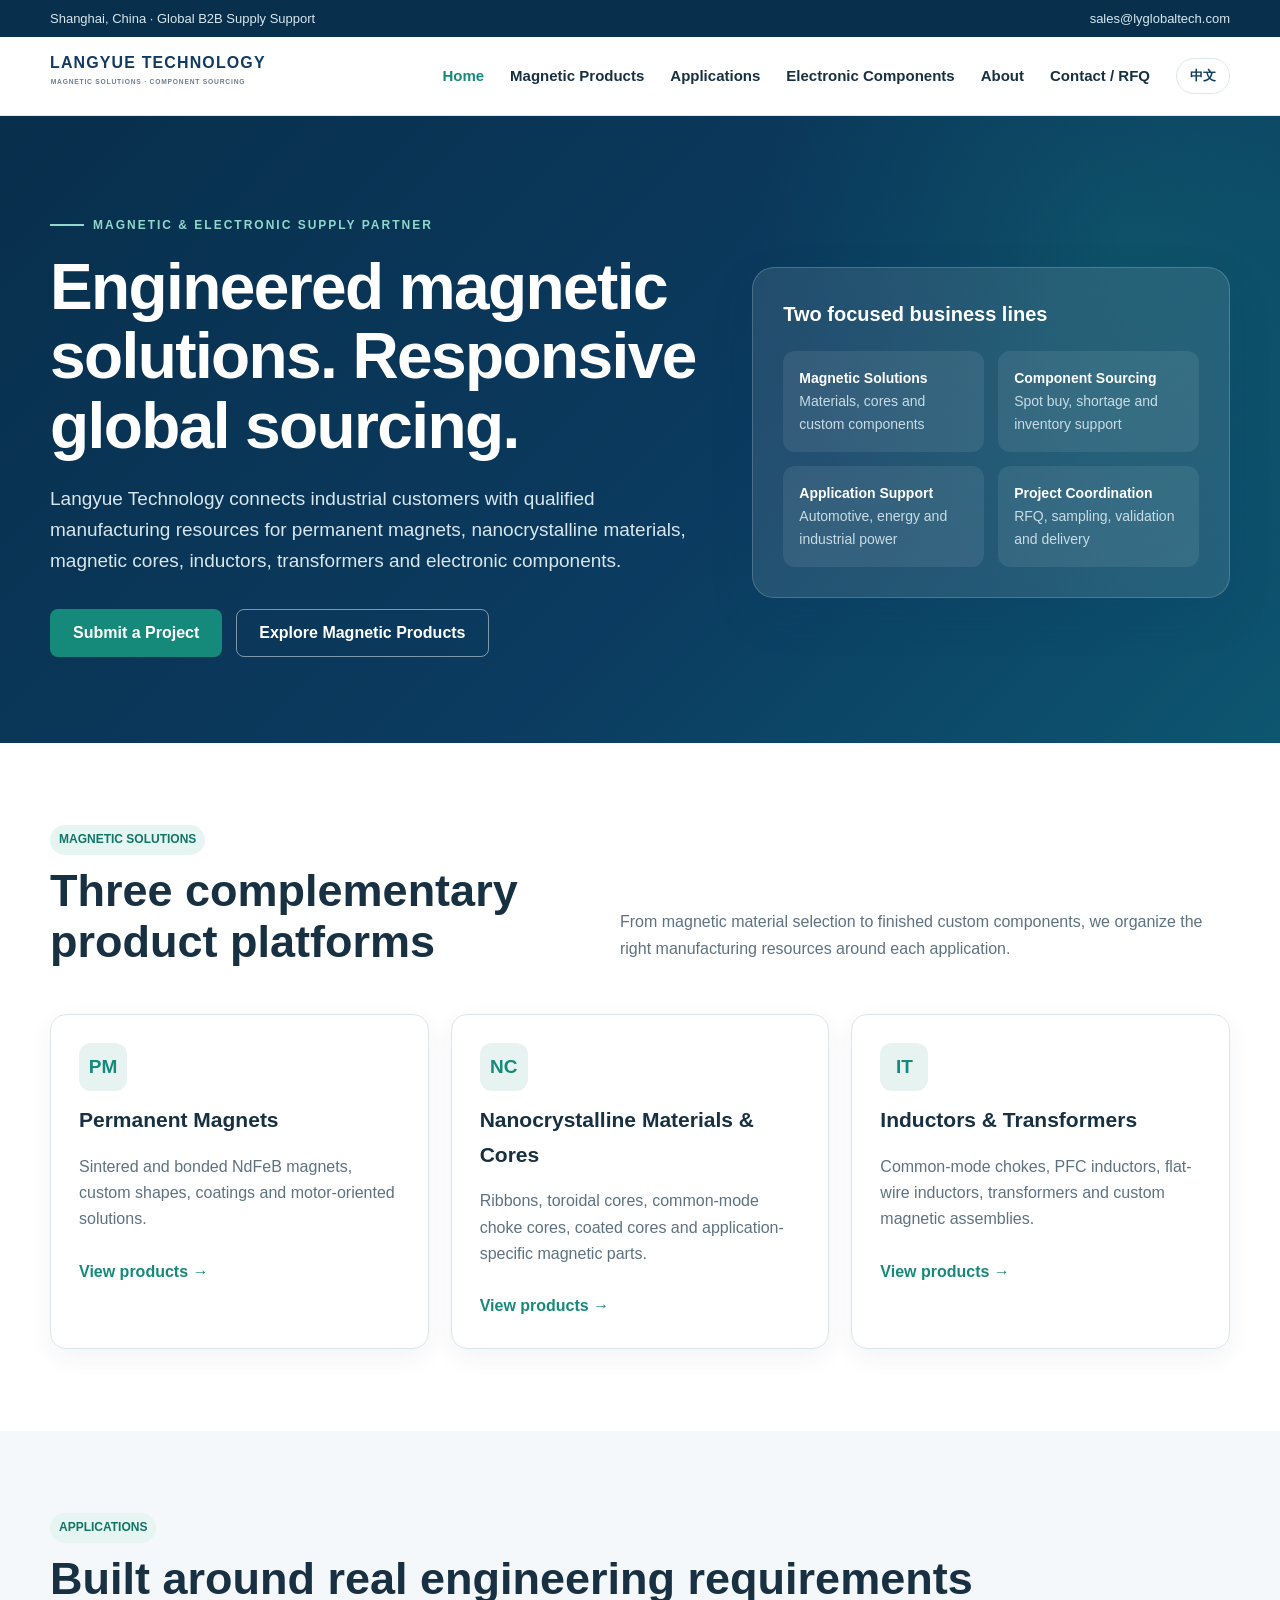
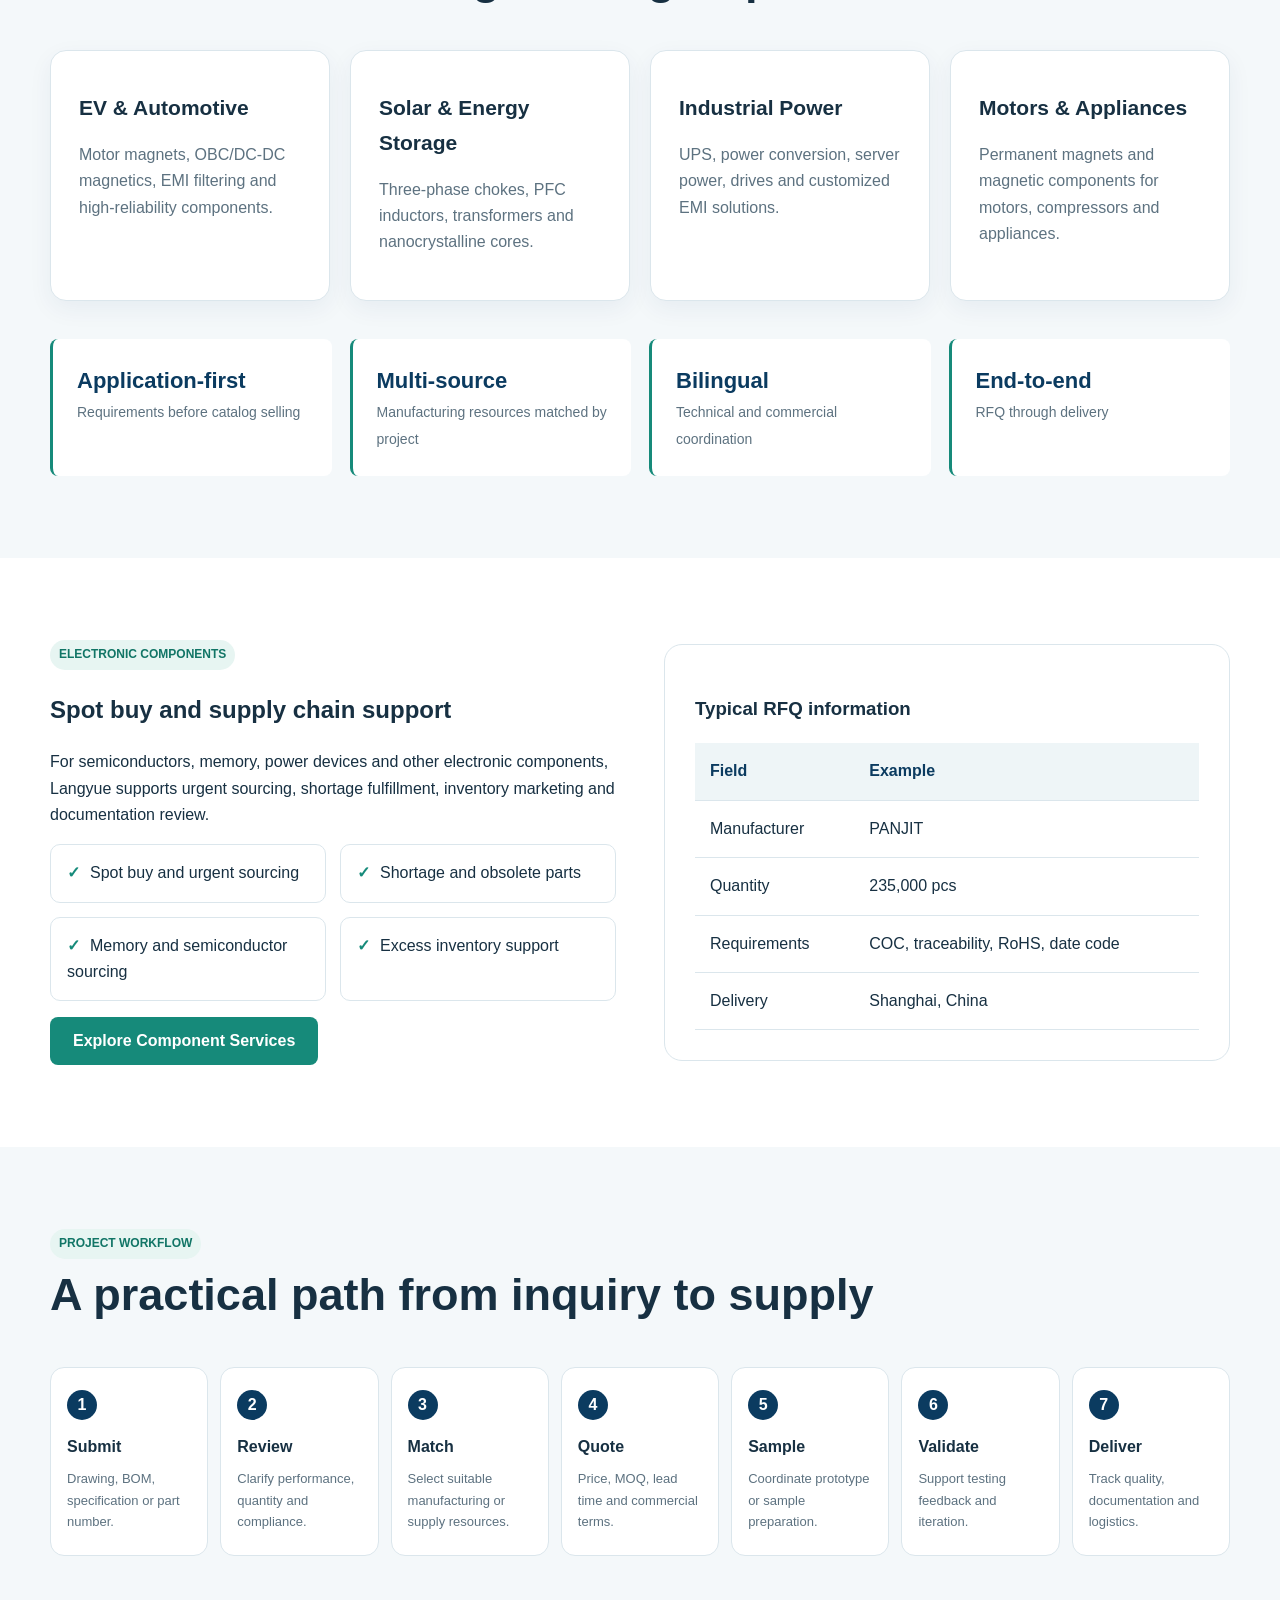
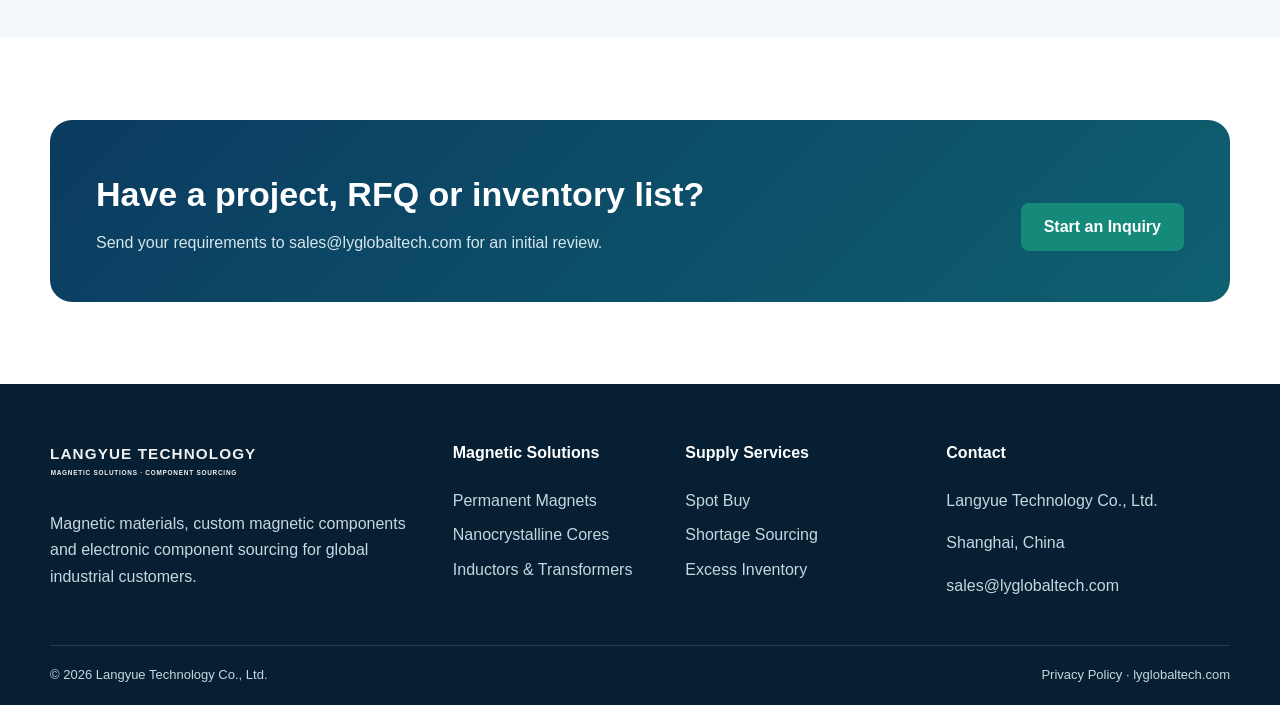
<file: index.html>
<!doctype html><html lang="en"><head><meta charset="utf-8"><meta name="viewport" content="width=device-width,initial-scale=1"><title>Home | Langyue Technology</title><meta name="description" content="Magnetic materials, magnetic components and electronic component sourcing from Shanghai."><link rel="icon" href="assets/logo.svg"><link rel="stylesheet" href="assets/styles.css"></head><body><div class="topbar"><div class="container"><span data-en="Shanghai, China · Global B2B Supply Support" data-zh="中国上海 · 全球B2B供应链服务">Shanghai, China · Global B2B Supply Support</span><span>sales@lyglobaltech.com</span></div></div>
<header class="header"><div class="container nav"><a href="index.html"><img class="logo" src="assets/logo.svg" alt="Langyue Technology"></a><nav class="menu"><a class="active" href="index.html" data-en="Home" data-zh="首页">Home</a><a class="" href="products.html" data-en="Magnetic Products" data-zh="磁性产品">Magnetic Products</a><a class="" href="applications.html" data-en="Applications" data-zh="行业应用">Applications</a><a class="" href="components.html" data-en="Electronic Components" data-zh="电子元器件">Electronic Components</a><a class="" href="about.html" data-en="About" data-zh="关于朗玥">About</a><a class="" href="contact.html" data-en="Contact / RFQ" data-zh="联系我们">Contact / RFQ</a><button class="lang-btn" data-lang-toggle>中文</button></nav><button class="mobile-toggle" data-mobile-toggle aria-label="Menu">☰</button></div></header><main><section class="hero"><div class="container hero-grid"><div><span class="eyebrow" data-en="Magnetic & Electronic Supply Partner" data-zh="磁性产品与电子元器件供应伙伴">Magnetic & Electronic Supply Partner</span><h1 data-en="Engineered magnetic solutions. Responsive global sourcing." data-zh="专业磁性解决方案，高效全球供应链服务。">Engineered magnetic solutions. Responsive global sourcing.</h1><p data-en="Langyue Technology connects industrial customers with qualified manufacturing resources for permanent magnets, nanocrystalline materials, magnetic cores, inductors, transformers and electronic components." data-zh="朗玥科技为工业客户对接永磁材料、纳米晶材料、磁芯、电感、变压器及电子元器件的专业制造与供应资源。">Langyue Technology connects industrial customers with qualified manufacturing resources for permanent magnets, nanocrystalline materials, magnetic cores, inductors, transformers and electronic components.</p><div class="actions"><a class="btn btn-primary" href="contact.html" data-en="Submit a Project" data-zh="提交项目需求">Submit a Project</a><a class="btn btn-secondary" href="products.html" data-en="Explore Magnetic Products" data-zh="查看磁性产品">Explore Magnetic Products</a></div></div><div class="hero-card"><h3 data-en="Two focused business lines" data-zh="两条清晰业务线">Two focused business lines</h3><div class="cap-grid"><div class="cap"><strong data-en="Magnetic Solutions" data-zh="磁性解决方案">Magnetic Solutions</strong><span data-en="Materials, cores and custom components" data-zh="材料、磁芯与定制元器件">Materials, cores and custom components</span></div><div class="cap"><strong data-en="Component Sourcing" data-zh="电子元器件采购">Component Sourcing</strong><span data-en="Spot buy, shortage and inventory support" data-zh="现货、紧缺料与库存服务">Spot buy, shortage and inventory support</span></div><div class="cap"><strong data-en="Application Support" data-zh="应用支持">Application Support</strong><span data-en="Automotive, energy and industrial power" data-zh="汽车、能源与工业电源">Automotive, energy and industrial power</span></div><div class="cap"><strong data-en="Project Coordination" data-zh="项目协同">Project Coordination</strong><span data-en="RFQ, sampling, validation and delivery" data-zh="询价、样品、验证与交付">RFQ, sampling, validation and delivery</span></div></div></div></div></section>
<section class="section"><div class="container"><div class="section-head"><div><span class="badge" data-en="MAGNETIC SOLUTIONS" data-zh="磁性解决方案">MAGNETIC SOLUTIONS</span><h2 data-en="Three complementary product platforms" data-zh="三大互补产品平台">Three complementary product platforms</h2></div><p data-en="From magnetic material selection to finished custom components, we organize the right manufacturing resources around each application." data-zh="从磁性材料选型到定制成品元器件，我们围绕具体应用匹配合适的制造资源。">From magnetic material selection to finished custom components, we organize the right manufacturing resources around each application.</p></div><div class="grid-3"><article class="card"><div class="icon">PM</div><h3 data-en="Permanent Magnets" data-zh="永磁材料与磁体">Permanent Magnets</h3><p data-en="Sintered and bonded NdFeB magnets, custom shapes, coatings and motor-oriented solutions." data-zh="烧结及粘结钕铁硼、定制形状、表面处理及电机应用方案。">Sintered and bonded NdFeB magnets, custom shapes, coatings and motor-oriented solutions.</p><a class="link" href="products.html" data-en="View products →" data-zh="查看产品 →">View products →</a></article><article class="card"><div class="icon">NC</div><h3 data-en="Nanocrystalline Materials & Cores" data-zh="纳米晶材料与磁芯">Nanocrystalline Materials & Cores</h3><p data-en="Ribbons, toroidal cores, common-mode choke cores, coated cores and application-specific magnetic parts." data-zh="带材、磁环、共模电感磁芯、喷涂磁芯及应用型磁性部件。">Ribbons, toroidal cores, common-mode choke cores, coated cores and application-specific magnetic parts.</p><a class="link" href="products.html" data-en="View products →" data-zh="查看产品 →">View products →</a></article><article class="card"><div class="icon">IT</div><h3 data-en="Inductors & Transformers" data-zh="电感、变压器与组件">Inductors & Transformers</h3><p data-en="Common-mode chokes, PFC inductors, flat-wire inductors, transformers and custom magnetic assemblies." data-zh="共模电感、PFC电感、扁线电感、变压器及定制磁性组件。">Common-mode chokes, PFC inductors, flat-wire inductors, transformers and custom magnetic assemblies.</p><a class="link" href="products.html" data-en="View products →" data-zh="查看产品 →">View products →</a></article></div></div></section>
<section class="section soft"><div class="container"><div class="section-head"><div><span class="badge" data-en="APPLICATIONS" data-zh="行业应用">APPLICATIONS</span><h2 data-en="Built around real engineering requirements" data-zh="围绕真实工程需求组织产品">Built around real engineering requirements</h2></div></div><div class="grid-4"><div class="card"><h3>EV & Automotive</h3><p data-en="Motor magnets, OBC/DC-DC magnetics, EMI filtering and high-reliability components." data-zh="电机磁体、OBC/DC-DC磁性元件、EMI滤波及高可靠性元件。">Motor magnets, OBC/DC-DC magnetics, EMI filtering and high-reliability components.</p></div><div class="card"><h3>Solar & Energy Storage</h3><p data-en="Three-phase chokes, PFC inductors, transformers and nanocrystalline cores." data-zh="三相共模电感、PFC电感、变压器及纳米晶磁芯。">Three-phase chokes, PFC inductors, transformers and nanocrystalline cores.</p></div><div class="card"><h3>Industrial Power</h3><p data-en="UPS, power conversion, server power, drives and customized EMI solutions." data-zh="UPS、功率转换、服务器电源、驱动器及定制EMI方案。">UPS, power conversion, server power, drives and customized EMI solutions.</p></div><div class="card"><h3>Motors & Appliances</h3><p data-en="Permanent magnets and magnetic components for motors, compressors and appliances." data-zh="面向电机、压缩机和家电的永磁材料及磁性元器件。">Permanent magnets and magnetic components for motors, compressors and appliances.</p></div></div><div class="stat-strip"><div class="stat"><strong data-en="Application-first" data-zh="应用优先">Application-first</strong><span data-en="Requirements before catalog selling" data-zh="先理解需求，再匹配产品">Requirements before catalog selling</span></div><div class="stat"><strong data-en="Multi-source" data-zh="多资源协同">Multi-source</strong><span data-en="Manufacturing resources matched by project" data-zh="按项目匹配制造资源">Manufacturing resources matched by project</span></div><div class="stat"><strong data-en="Bilingual" data-zh="中英文沟通">Bilingual</strong><span data-en="Technical and commercial coordination" data-zh="技术与商务协调">Technical and commercial coordination</span></div><div class="stat"><strong data-en="End-to-end" data-zh="全流程跟踪">End-to-end</strong><span data-en="RFQ through delivery" data-zh="从询价到交付">RFQ through delivery</span></div></div></div></section>
<section class="section"><div class="container"><div class="split"><div><span class="badge">ELECTRONIC COMPONENTS</span><h2 data-en="Spot buy and supply chain support" data-zh="电子元器件现货与供应链服务">Spot buy and supply chain support</h2><p data-en="For semiconductors, memory, power devices and other electronic components, Langyue supports urgent sourcing, shortage fulfillment, inventory marketing and documentation review." data-zh="针对芯片、存储器、功率器件及其他电子元器件，朗玥提供紧急采购、紧缺料搜寻、库存推广及资料审核支持。">For semiconductors, memory, power devices and other electronic components, Langyue supports urgent sourcing, shortage fulfillment, inventory marketing and documentation review.</p><ul class="feature-list"><li data-en="Spot buy and urgent sourcing" data-zh="现货与紧急采购">Spot buy and urgent sourcing</li><li data-en="Shortage and obsolete parts" data-zh="紧缺料与停产料">Shortage and obsolete parts</li><li data-en="Memory and semiconductor sourcing" data-zh="存储器与芯片采购">Memory and semiconductor sourcing</li><li data-en="Excess inventory support" data-zh="库存代销与处置">Excess inventory support</li></ul><a class="btn btn-primary" href="components.html" data-en="Explore Component Services" data-zh="了解元器件服务">Explore Component Services</a></div><div class="panel"><h3 data-en="Typical RFQ information" data-zh="典型询价信息">Typical RFQ information</h3><table class="table"><tr><th data-en="Field" data-zh="字段">Field</th><th data-en="Example" data-zh="示例">Example</th></tr><tr><td>Manufacturer</td><td>PANJIT</td></tr><tr><td>Quantity</td><td>235,000 pcs</td></tr><tr><td>Requirements</td><td>COC, traceability, RoHS, date code</td></tr><tr><td>Delivery</td><td>Shanghai, China</td></tr></table></div></div></div></section>
<section class="section soft"><div class="container"><div class="section-head"><div><span class="badge" data-en="PROJECT WORKFLOW" data-zh="项目流程">PROJECT WORKFLOW</span><h2 data-en="A practical path from inquiry to supply" data-zh="从需求到供货的清晰流程">A practical path from inquiry to supply</h2></div></div><div class="process"><div class="step"><h4 data-en="Submit" data-zh="提交需求">Submit</h4><p data-en="Drawing, BOM, specification or part number." data-zh="图纸、BOM、规格书或料号。">Drawing, BOM, specification or part number.</p></div><div class="step"><h4 data-en="Review" data-zh="需求评估">Review</h4><p data-en="Clarify performance, quantity and compliance." data-zh="确认性能、数量与合规要求。">Clarify performance, quantity and compliance.</p></div><div class="step"><h4 data-en="Match" data-zh="资源匹配">Match</h4><p data-en="Select suitable manufacturing or supply resources." data-zh="匹配合适的制造或供应资源。">Select suitable manufacturing or supply resources.</p></div><div class="step"><h4 data-en="Quote" data-zh="报价">Quote</h4><p data-en="Price, MOQ, lead time and commercial terms." data-zh="价格、MOQ、交期与商务条件。">Price, MOQ, lead time and commercial terms.</p></div><div class="step"><h4 data-en="Sample" data-zh="样品">Sample</h4><p data-en="Coordinate prototype or sample preparation." data-zh="协调样品或原型制作。">Coordinate prototype or sample preparation.</p></div><div class="step"><h4 data-en="Validate" data-zh="验证">Validate</h4><p data-en="Support testing feedback and iteration." data-zh="支持测试反馈与迭代。">Support testing feedback and iteration.</p></div><div class="step"><h4 data-en="Deliver" data-zh="交付">Deliver</h4><p data-en="Track quality, documentation and logistics." data-zh="跟踪质量、文件与物流。">Track quality, documentation and logistics.</p></div></div></div></section>
<section class="section"><div class="container"><div class="cta"><div><h2 data-en="Have a project, RFQ or inventory list?" data-zh="有项目、询价或库存清单？">Have a project, RFQ or inventory list?</h2><p data-en="Send your requirements to sales@lyglobaltech.com for an initial review." data-zh="请将需求发送至 sales@lyglobaltech.com，我们将进行初步评估。">Send your requirements to sales@lyglobaltech.com for an initial review.</p></div><div class="actions"><a class="btn btn-primary" href="contact.html" data-en="Start an Inquiry" data-zh="开始询价">Start an Inquiry</a></div></div></div></section></main><footer class="footer"><div class="container"><div class="footer-grid"><div><img src="assets/logo.svg" alt="Langyue Technology" style="width:220px;filter:brightness(0) invert(1);opacity:.94"><p data-en="Magnetic materials, custom magnetic components and electronic component sourcing for global industrial customers." data-zh="为全球工业客户提供磁性材料、定制磁性元器件及电子元器件采购服务。">Magnetic materials, custom magnetic components and electronic component sourcing for global industrial customers.</p></div><div><h4 data-en="Magnetic Solutions" data-zh="磁性解决方案">Magnetic Solutions</h4><a href="products.html">Permanent Magnets</a><a href="products.html">Nanocrystalline Cores</a><a href="products.html">Inductors & Transformers</a></div><div><h4 data-en="Supply Services" data-zh="供应链服务">Supply Services</h4><a href="components.html">Spot Buy</a><a href="components.html">Shortage Sourcing</a><a href="components.html">Excess Inventory</a></div><div><h4 data-en="Contact" data-zh="联系方式">Contact</h4><p>Langyue Technology Co., Ltd.</p><p>Shanghai, China</p><a href="mailto:sales@lyglobaltech.com">sales@lyglobaltech.com</a></div></div><div class="footer-bottom"><span>© 2026 Langyue Technology Co., Ltd.</span><span><a href="privacy.html" style="display:inline" data-en="Privacy Policy" data-zh="隐私政策">Privacy Policy</a> · lyglobaltech.com</span></div></div></footer><script src="assets/site.js"></script></body></html>
</file>
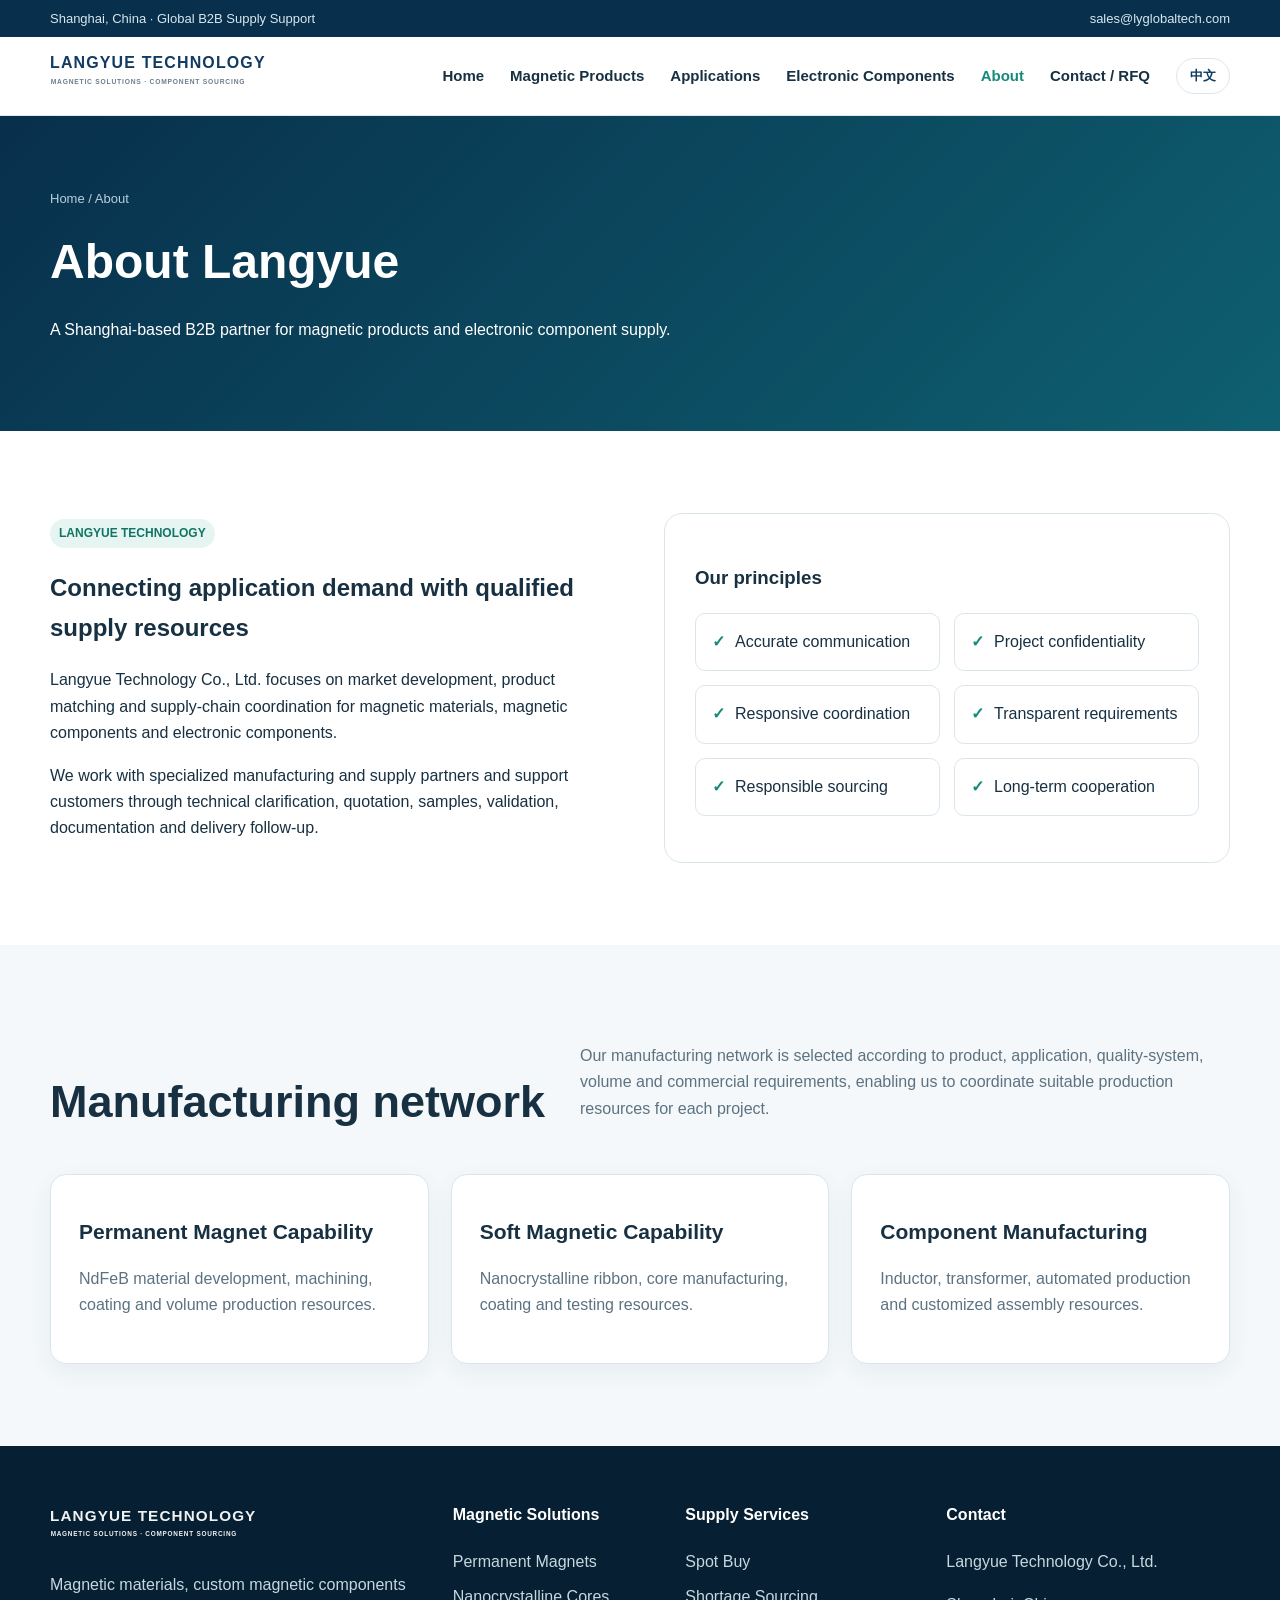
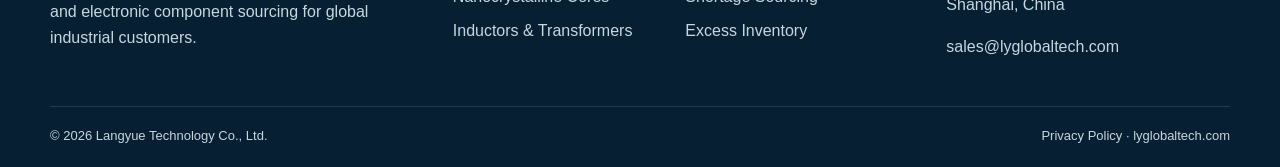
<file: about.html>
<!doctype html><html lang="en"><head><meta charset="utf-8"><meta name="viewport" content="width=device-width,initial-scale=1"><title>About | Langyue Technology</title><meta name="description" content="Langyue Technology"><link rel="icon" href="assets/logo.svg"><link rel="stylesheet" href="assets/styles.css"></head><body><div class="topbar"><div class="container"><span data-en="Shanghai, China · Global B2B Supply Support" data-zh="中国上海 · 全球B2B供应链服务">Shanghai, China · Global B2B Supply Support</span><span>sales@lyglobaltech.com</span></div></div>
<header class="header"><div class="container nav"><a href="index.html"><img class="logo" src="assets/logo.svg" alt="Langyue Technology"></a><nav class="menu"><a class="" href="index.html" data-en="Home" data-zh="首页">Home</a><a class="" href="products.html" data-en="Magnetic Products" data-zh="磁性产品">Magnetic Products</a><a class="" href="applications.html" data-en="Applications" data-zh="行业应用">Applications</a><a class="" href="components.html" data-en="Electronic Components" data-zh="电子元器件">Electronic Components</a><a class="active" href="about.html" data-en="About" data-zh="关于朗玥">About</a><a class="" href="contact.html" data-en="Contact / RFQ" data-zh="联系我们">Contact / RFQ</a><button class="lang-btn" data-lang-toggle>中文</button></nav><button class="mobile-toggle" data-mobile-toggle aria-label="Menu">☰</button></div></header><main><section class="page-hero"><div class="container"><div class="breadcrumbs">Home / About</div><h1 data-en="About Langyue" data-zh="关于朗玥">About Langyue</h1><p data-en="A Shanghai-based B2B partner for magnetic products and electronic component supply." data-zh="立足上海，服务全球客户的磁性产品与电子元器件B2B合作伙伴。">A Shanghai-based B2B partner for magnetic products and electronic component supply.</p></div></section><section class="section"><div class="container"><div class="split"><div><span class="badge">LANGYUE TECHNOLOGY</span><h2 data-en="Connecting application demand with qualified supply resources" data-zh="连接应用需求与合格供应资源">Connecting application demand with qualified supply resources</h2><p data-en="Langyue Technology Co., Ltd. focuses on market development, product matching and supply-chain coordination for magnetic materials, magnetic components and electronic components." data-zh="朗玥科技（上海）有限公司专注于磁性材料、磁性元器件及电子元器件的市场开发、产品匹配与供应链协同。">Langyue Technology Co., Ltd. focuses on market development, product matching and supply-chain coordination for magnetic materials, magnetic components and electronic components.</p><p data-en="We work with specialized manufacturing and supply partners and support customers through technical clarification, quotation, samples, validation, documentation and delivery follow-up." data-zh="我们与专业制造及供应伙伴合作，为客户提供技术需求澄清、报价、样品、验证、资料和交付跟踪。">We work with specialized manufacturing and supply partners and support customers through technical clarification, quotation, samples, validation, documentation and delivery follow-up.</p></div><div class="panel"><h3 data-en="Our principles" data-zh="我们的原则">Our principles</h3><ul class="feature-list"><li data-en="Accurate communication" data-zh="准确沟通">Accurate communication</li><li data-en="Project confidentiality" data-zh="项目保密">Project confidentiality</li><li data-en="Responsive coordination" data-zh="快速协同">Responsive coordination</li><li data-en="Transparent requirements" data-zh="需求透明">Transparent requirements</li><li data-en="Responsible sourcing" data-zh="负责任采购">Responsible sourcing</li><li data-en="Long-term cooperation" data-zh="长期合作">Long-term cooperation</li></ul></div></div></div></section><section class="section soft"><div class="container"><div class="section-head"><div><h2 data-en="Manufacturing network" data-zh="制造资源网络">Manufacturing network</h2></div><p data-en="Our manufacturing network is selected according to product, application, quality-system, volume and commercial requirements, enabling us to coordinate suitable production resources for each project." data-zh="我们的制造资源网络根据产品、应用、质量体系、数量和商务要求进行匹配，为不同项目协调合适的生产能力。">Our manufacturing network is selected according to product, application, quality-system, volume and commercial requirements, enabling us to coordinate suitable production resources for each project.</p></div><div class="grid-3"><div class="card"><h3 data-en="Permanent Magnet Capability" data-zh="永磁材料能力">Permanent Magnet Capability</h3><p data-en="NdFeB material development, machining, coating and volume production resources." data-zh="钕铁硼材料开发、加工、表面处理与规模化生产资源。">NdFeB material development, machining, coating and volume production resources.</p></div><div class="card"><h3 data-en="Soft Magnetic Capability" data-zh="软磁材料能力">Soft Magnetic Capability</h3><p data-en="Nanocrystalline ribbon, core manufacturing, coating and testing resources." data-zh="纳米晶带材、磁芯制造、喷涂及检测资源。">Nanocrystalline ribbon, core manufacturing, coating and testing resources.</p></div><div class="card"><h3 data-en="Component Manufacturing" data-zh="元器件制造能力">Component Manufacturing</h3><p data-en="Inductor, transformer, automated production and customized assembly resources." data-zh="电感、变压器、自动化生产及定制组装资源。">Inductor, transformer, automated production and customized assembly resources.</p></div></div></div></section></main><footer class="footer"><div class="container"><div class="footer-grid"><div><img src="assets/logo.svg" alt="Langyue Technology" style="width:220px;filter:brightness(0) invert(1);opacity:.94"><p data-en="Magnetic materials, custom magnetic components and electronic component sourcing for global industrial customers." data-zh="为全球工业客户提供磁性材料、定制磁性元器件及电子元器件采购服务。">Magnetic materials, custom magnetic components and electronic component sourcing for global industrial customers.</p></div><div><h4 data-en="Magnetic Solutions" data-zh="磁性解决方案">Magnetic Solutions</h4><a href="products.html">Permanent Magnets</a><a href="products.html">Nanocrystalline Cores</a><a href="products.html">Inductors & Transformers</a></div><div><h4 data-en="Supply Services" data-zh="供应链服务">Supply Services</h4><a href="components.html">Spot Buy</a><a href="components.html">Shortage Sourcing</a><a href="components.html">Excess Inventory</a></div><div><h4 data-en="Contact" data-zh="联系方式">Contact</h4><p>Langyue Technology Co., Ltd.</p><p>Shanghai, China</p><a href="mailto:sales@lyglobaltech.com">sales@lyglobaltech.com</a></div></div><div class="footer-bottom"><span>© 2026 Langyue Technology Co., Ltd.</span><span><a href="privacy.html" style="display:inline" data-en="Privacy Policy" data-zh="隐私政策">Privacy Policy</a> · lyglobaltech.com</span></div></div></footer><script src="assets/site.js"></script></body></html>
</file>
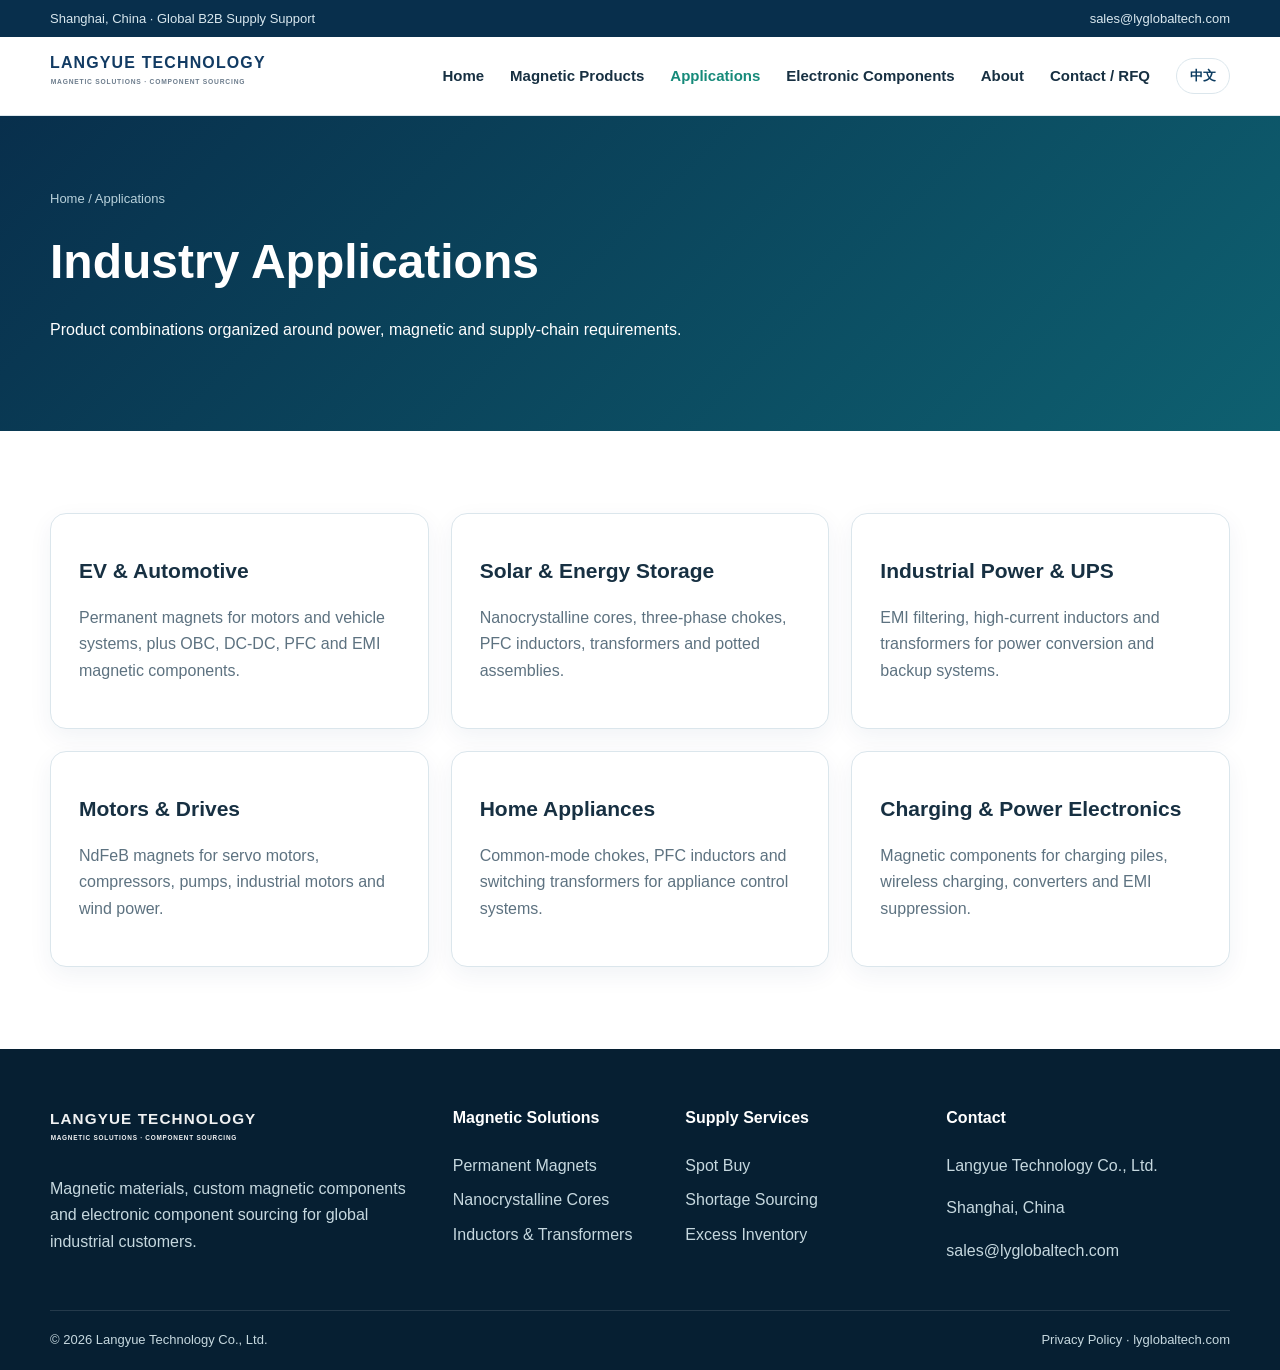
<file: applications.html>
<!doctype html><html lang="en"><head><meta charset="utf-8"><meta name="viewport" content="width=device-width,initial-scale=1"><title>Applications | Langyue Technology</title><meta name="description" content="Langyue Technology"><link rel="icon" href="assets/logo.svg"><link rel="stylesheet" href="assets/styles.css"></head><body><div class="topbar"><div class="container"><span data-en="Shanghai, China · Global B2B Supply Support" data-zh="中国上海 · 全球B2B供应链服务">Shanghai, China · Global B2B Supply Support</span><span>sales@lyglobaltech.com</span></div></div>
<header class="header"><div class="container nav"><a href="index.html"><img class="logo" src="assets/logo.svg" alt="Langyue Technology"></a><nav class="menu"><a class="" href="index.html" data-en="Home" data-zh="首页">Home</a><a class="" href="products.html" data-en="Magnetic Products" data-zh="磁性产品">Magnetic Products</a><a class="active" href="applications.html" data-en="Applications" data-zh="行业应用">Applications</a><a class="" href="components.html" data-en="Electronic Components" data-zh="电子元器件">Electronic Components</a><a class="" href="about.html" data-en="About" data-zh="关于朗玥">About</a><a class="" href="contact.html" data-en="Contact / RFQ" data-zh="联系我们">Contact / RFQ</a><button class="lang-btn" data-lang-toggle>中文</button></nav><button class="mobile-toggle" data-mobile-toggle aria-label="Menu">☰</button></div></header><main><section class="page-hero"><div class="container"><div class="breadcrumbs">Home / Applications</div><h1 data-en="Industry Applications" data-zh="行业应用">Industry Applications</h1><p data-en="Product combinations organized around power, magnetic and supply-chain requirements." data-zh="围绕功率、磁性与供应链需求组织产品组合。">Product combinations organized around power, magnetic and supply-chain requirements.</p></div></section><section class="section"><div class="container"><div class="grid-3"><article class="card"><h3>EV & Automotive</h3><p data-en="Permanent magnets for motors and vehicle systems, plus OBC, DC-DC, PFC and EMI magnetic components." data-zh="电机及汽车系统用永磁体，以及OBC、DC-DC、PFC和EMI磁性元件。">Permanent magnets for motors and vehicle systems, plus OBC, DC-DC, PFC and EMI magnetic components.</p></article><article class="card"><h3>Solar & Energy Storage</h3><p data-en="Nanocrystalline cores, three-phase chokes, PFC inductors, transformers and potted assemblies." data-zh="纳米晶磁芯、三相共模电感、PFC电感、变压器及灌封组件。">Nanocrystalline cores, three-phase chokes, PFC inductors, transformers and potted assemblies.</p></article><article class="card"><h3>Industrial Power & UPS</h3><p data-en="EMI filtering, high-current inductors and transformers for power conversion and backup systems." data-zh="用于功率转换和备电系统的EMI滤波、高电流电感和变压器。">EMI filtering, high-current inductors and transformers for power conversion and backup systems.</p></article><article class="card"><h3>Motors & Drives</h3><p data-en="NdFeB magnets for servo motors, compressors, pumps, industrial motors and wind power." data-zh="用于伺服电机、压缩机、泵、工业电机和风电的钕铁硼磁体。">NdFeB magnets for servo motors, compressors, pumps, industrial motors and wind power.</p></article><article class="card"><h3>Home Appliances</h3><p data-en="Common-mode chokes, PFC inductors and switching transformers for appliance control systems." data-zh="用于家电控制系统的共模电感、PFC电感和开关变压器。">Common-mode chokes, PFC inductors and switching transformers for appliance control systems.</p></article><article class="card"><h3>Charging & Power Electronics</h3><p data-en="Magnetic components for charging piles, wireless charging, converters and EMI suppression." data-zh="用于充电桩、无线充电、变换器和EMI抑制的磁性元件。">Magnetic components for charging piles, wireless charging, converters and EMI suppression.</p></article></div></div></section></main><footer class="footer"><div class="container"><div class="footer-grid"><div><img src="assets/logo.svg" alt="Langyue Technology" style="width:220px;filter:brightness(0) invert(1);opacity:.94"><p data-en="Magnetic materials, custom magnetic components and electronic component sourcing for global industrial customers." data-zh="为全球工业客户提供磁性材料、定制磁性元器件及电子元器件采购服务。">Magnetic materials, custom magnetic components and electronic component sourcing for global industrial customers.</p></div><div><h4 data-en="Magnetic Solutions" data-zh="磁性解决方案">Magnetic Solutions</h4><a href="products.html">Permanent Magnets</a><a href="products.html">Nanocrystalline Cores</a><a href="products.html">Inductors & Transformers</a></div><div><h4 data-en="Supply Services" data-zh="供应链服务">Supply Services</h4><a href="components.html">Spot Buy</a><a href="components.html">Shortage Sourcing</a><a href="components.html">Excess Inventory</a></div><div><h4 data-en="Contact" data-zh="联系方式">Contact</h4><p>Langyue Technology Co., Ltd.</p><p>Shanghai, China</p><a href="mailto:sales@lyglobaltech.com">sales@lyglobaltech.com</a></div></div><div class="footer-bottom"><span>© 2026 Langyue Technology Co., Ltd.</span><span><a href="privacy.html" style="display:inline" data-en="Privacy Policy" data-zh="隐私政策">Privacy Policy</a> · lyglobaltech.com</span></div></div></footer><script src="assets/site.js"></script></body></html>
</file>
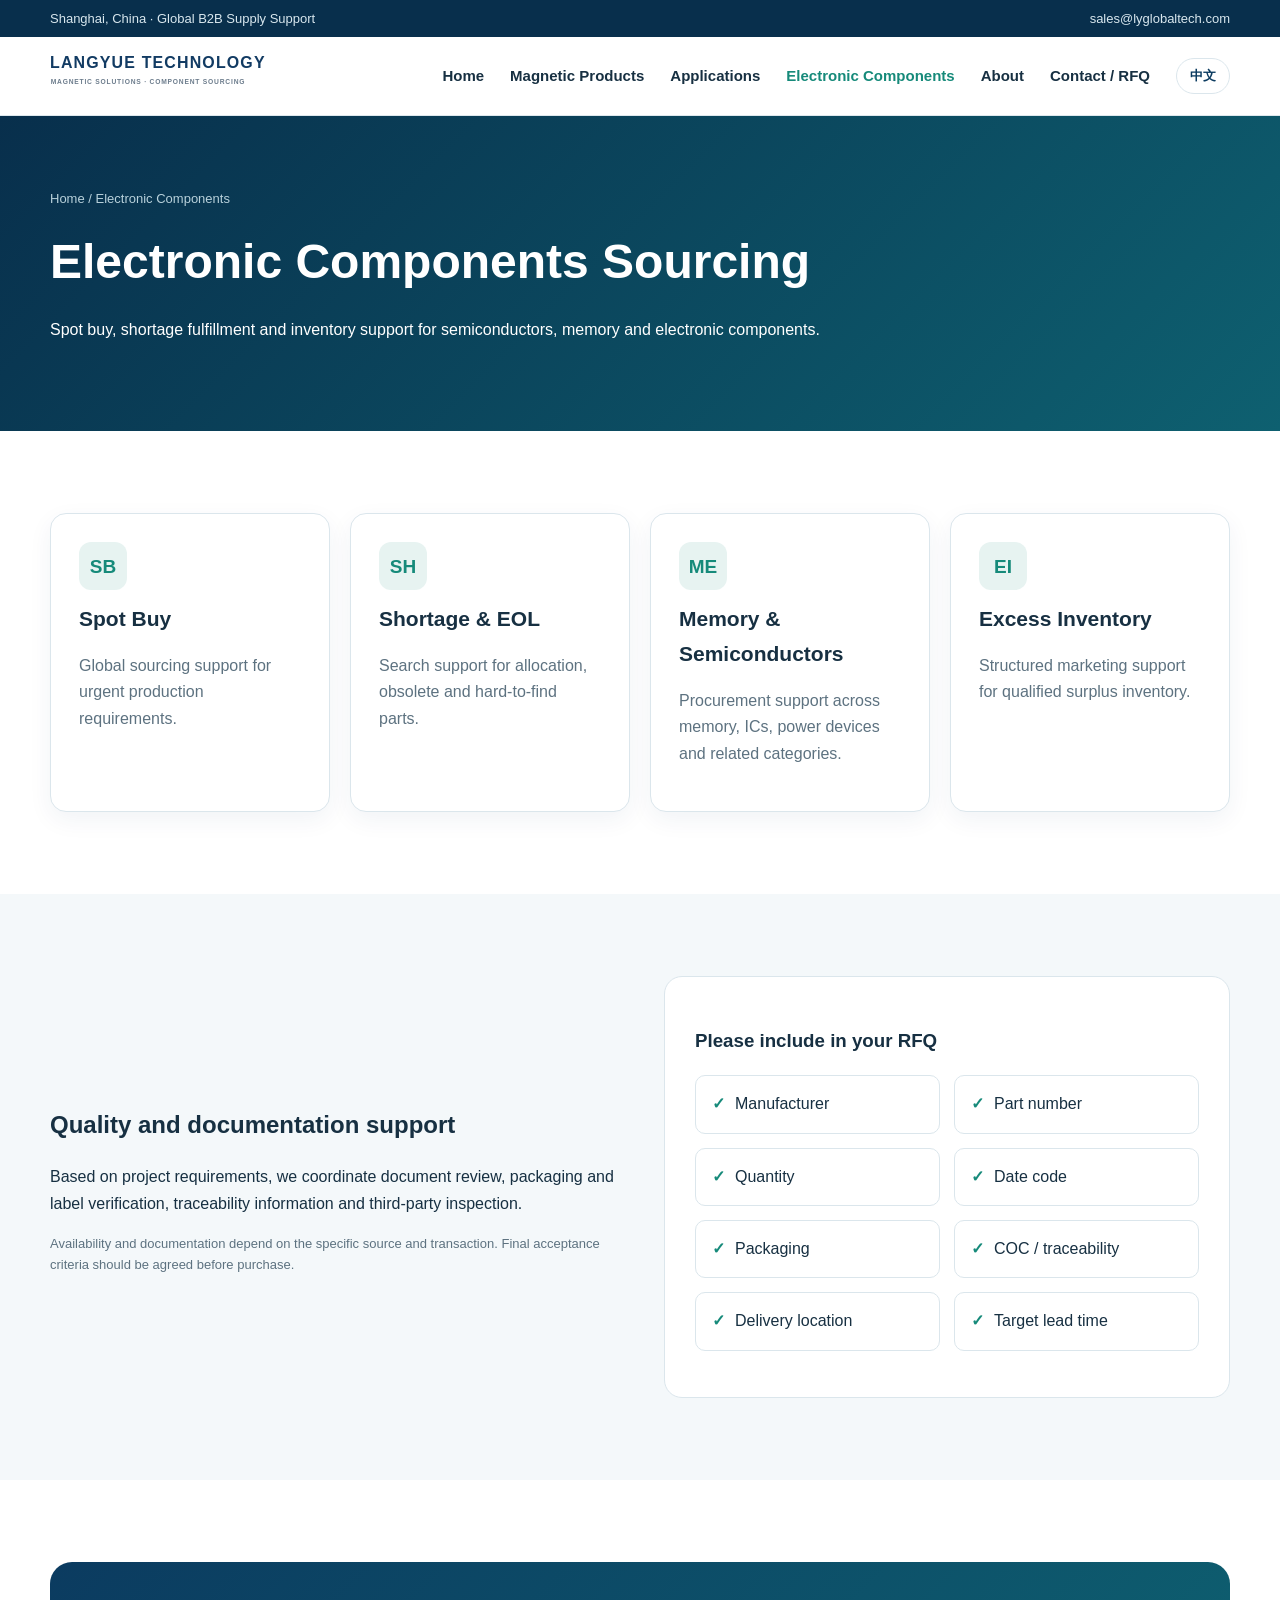
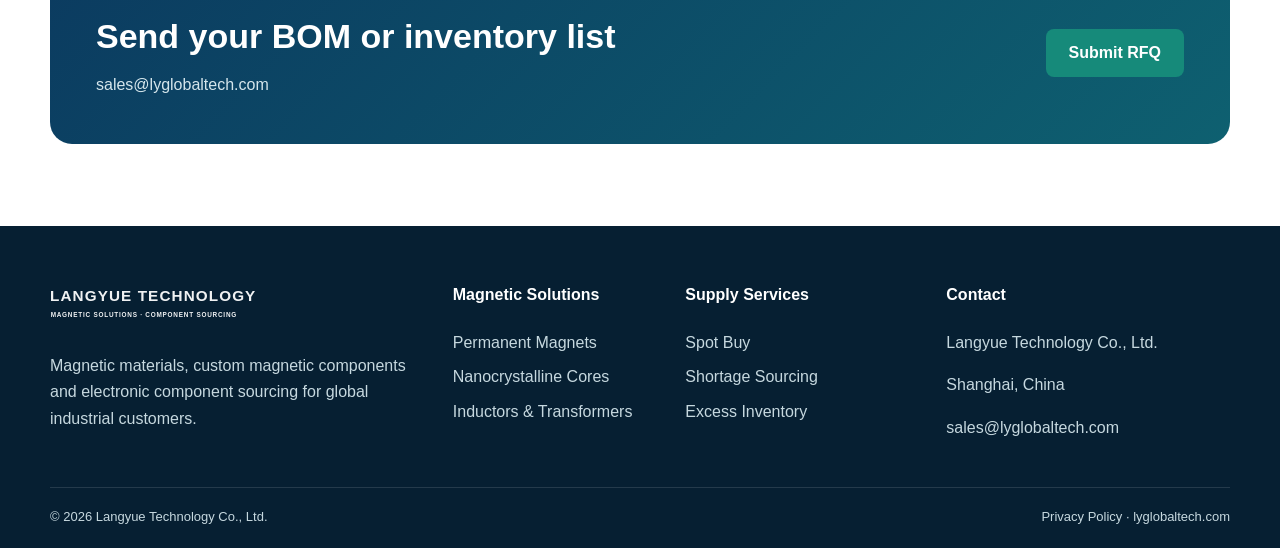
<file: components.html>
<!doctype html><html lang="en"><head><meta charset="utf-8"><meta name="viewport" content="width=device-width,initial-scale=1"><title>Electronic Components | Langyue Technology</title><meta name="description" content="Langyue Technology"><link rel="icon" href="assets/logo.svg"><link rel="stylesheet" href="assets/styles.css"></head><body><div class="topbar"><div class="container"><span data-en="Shanghai, China · Global B2B Supply Support" data-zh="中国上海 · 全球B2B供应链服务">Shanghai, China · Global B2B Supply Support</span><span>sales@lyglobaltech.com</span></div></div>
<header class="header"><div class="container nav"><a href="index.html"><img class="logo" src="assets/logo.svg" alt="Langyue Technology"></a><nav class="menu"><a class="" href="index.html" data-en="Home" data-zh="首页">Home</a><a class="" href="products.html" data-en="Magnetic Products" data-zh="磁性产品">Magnetic Products</a><a class="" href="applications.html" data-en="Applications" data-zh="行业应用">Applications</a><a class="active" href="components.html" data-en="Electronic Components" data-zh="电子元器件">Electronic Components</a><a class="" href="about.html" data-en="About" data-zh="关于朗玥">About</a><a class="" href="contact.html" data-en="Contact / RFQ" data-zh="联系我们">Contact / RFQ</a><button class="lang-btn" data-lang-toggle>中文</button></nav><button class="mobile-toggle" data-mobile-toggle aria-label="Menu">☰</button></div></header><main><section class="page-hero"><div class="container"><div class="breadcrumbs">Home / Electronic Components</div><h1 data-en="Electronic Components Sourcing" data-zh="电子元器件采购服务">Electronic Components Sourcing</h1><p data-en="Spot buy, shortage fulfillment and inventory support for semiconductors, memory and electronic components." data-zh="面向芯片、存储器和电子元器件的现货采购、紧缺料搜寻及库存服务。">Spot buy, shortage fulfillment and inventory support for semiconductors, memory and electronic components.</p></div></section><section class="section"><div class="container"><div class="grid-4"><div class="card"><div class="icon">SB</div><h3>Spot Buy</h3><p data-en="Global sourcing support for urgent production requirements." data-zh="针对紧急生产需求提供全球现货搜寻。">Global sourcing support for urgent production requirements.</p></div><div class="card"><div class="icon">SH</div><h3>Shortage & EOL</h3><p data-en="Search support for allocation, obsolete and hard-to-find parts." data-zh="支持配额、停产及难寻料号的采购。">Search support for allocation, obsolete and hard-to-find parts.</p></div><div class="card"><div class="icon">ME</div><h3>Memory & Semiconductors</h3><p data-en="Procurement support across memory, ICs, power devices and related categories." data-zh="覆盖存储器、芯片、功率器件及相关品类。">Procurement support across memory, ICs, power devices and related categories.</p></div><div class="card"><div class="icon">EI</div><h3>Excess Inventory</h3><p data-en="Structured marketing support for qualified surplus inventory." data-zh="为合格呆滞库存提供结构化推广支持。">Structured marketing support for qualified surplus inventory.</p></div></div></div></section><section class="section soft"><div class="container"><div class="split"><div><h2 data-en="Quality and documentation support" data-zh="质量与资料支持">Quality and documentation support</h2><p data-en="Based on project requirements, we coordinate document review, packaging and label verification, traceability information and third-party inspection." data-zh="根据项目要求，协调资料审核、包装标签核验、追溯信息及第三方检测。">Based on project requirements, we coordinate document review, packaging and label verification, traceability information and third-party inspection.</p><p class="note" data-en="Availability and documentation depend on the specific source and transaction. Final acceptance criteria should be agreed before purchase." data-zh="供货与资料情况取决于具体渠道和交易，最终验收标准应在采购前确认。">Availability and documentation depend on the specific source and transaction. Final acceptance criteria should be agreed before purchase.</p></div><div class="panel"><h3 data-en="Please include in your RFQ" data-zh="询价请提供">Please include in your RFQ</h3><ul class="feature-list"><li>Manufacturer</li><li>Part number</li><li>Quantity</li><li>Date code</li><li>Packaging</li><li>COC / traceability</li><li>Delivery location</li><li>Target lead time</li></ul></div></div></div></section><section class="section"><div class="container"><div class="cta"><div><h2 data-en="Send your BOM or inventory list" data-zh="发送BOM或库存清单">Send your BOM or inventory list</h2><p>sales@lyglobaltech.com</p></div><a class="btn btn-primary" href="contact.html" data-en="Submit RFQ" data-zh="提交询价">Submit RFQ</a></div></div></section></main><footer class="footer"><div class="container"><div class="footer-grid"><div><img src="assets/logo.svg" alt="Langyue Technology" style="width:220px;filter:brightness(0) invert(1);opacity:.94"><p data-en="Magnetic materials, custom magnetic components and electronic component sourcing for global industrial customers." data-zh="为全球工业客户提供磁性材料、定制磁性元器件及电子元器件采购服务。">Magnetic materials, custom magnetic components and electronic component sourcing for global industrial customers.</p></div><div><h4 data-en="Magnetic Solutions" data-zh="磁性解决方案">Magnetic Solutions</h4><a href="products.html">Permanent Magnets</a><a href="products.html">Nanocrystalline Cores</a><a href="products.html">Inductors & Transformers</a></div><div><h4 data-en="Supply Services" data-zh="供应链服务">Supply Services</h4><a href="components.html">Spot Buy</a><a href="components.html">Shortage Sourcing</a><a href="components.html">Excess Inventory</a></div><div><h4 data-en="Contact" data-zh="联系方式">Contact</h4><p>Langyue Technology Co., Ltd.</p><p>Shanghai, China</p><a href="mailto:sales@lyglobaltech.com">sales@lyglobaltech.com</a></div></div><div class="footer-bottom"><span>© 2026 Langyue Technology Co., Ltd.</span><span><a href="privacy.html" style="display:inline" data-en="Privacy Policy" data-zh="隐私政策">Privacy Policy</a> · lyglobaltech.com</span></div></div></footer><script src="assets/site.js"></script></body></html>
</file>
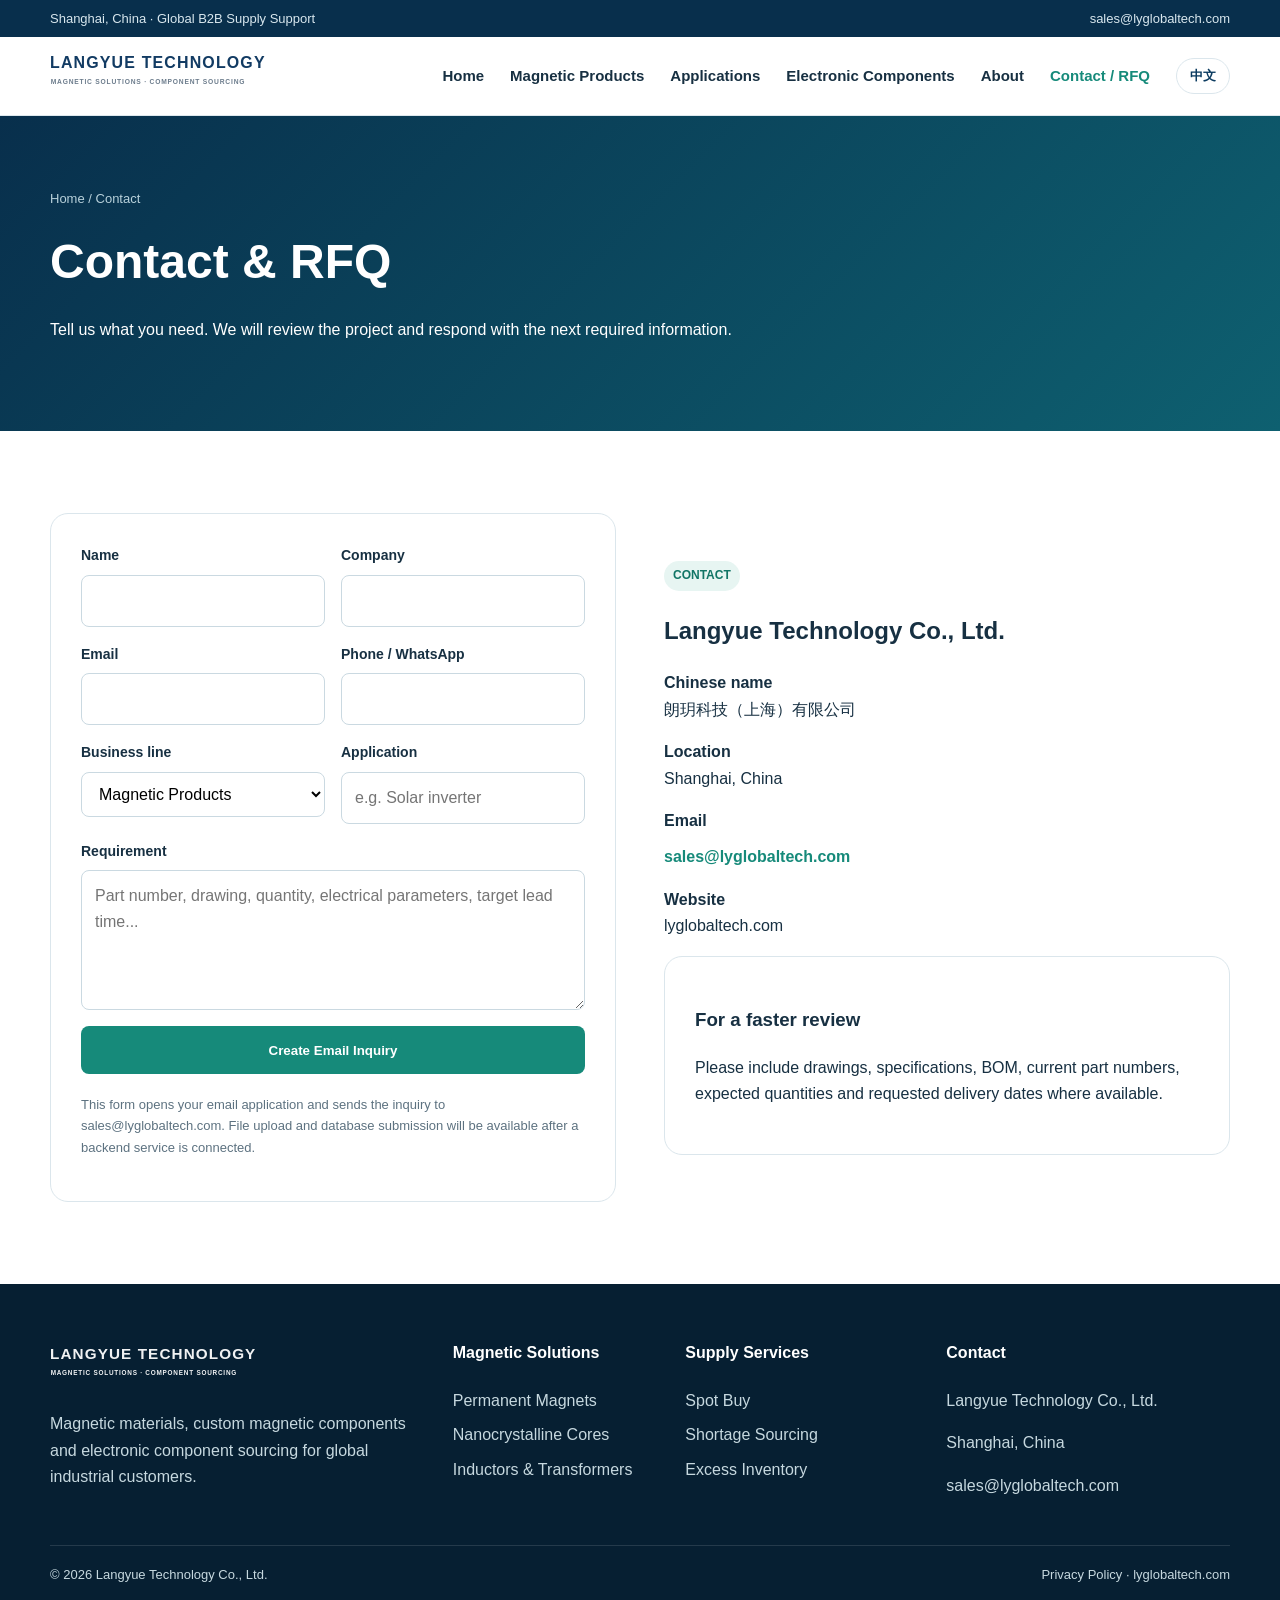
<file: contact.html>
<!doctype html><html lang="en"><head><meta charset="utf-8"><meta name="viewport" content="width=device-width,initial-scale=1"><title>Contact & RFQ | Langyue Technology</title><meta name="description" content="Langyue Technology"><link rel="icon" href="assets/logo.svg"><link rel="stylesheet" href="assets/styles.css"></head><body><div class="topbar"><div class="container"><span data-en="Shanghai, China · Global B2B Supply Support" data-zh="中国上海 · 全球B2B供应链服务">Shanghai, China · Global B2B Supply Support</span><span>sales@lyglobaltech.com</span></div></div>
<header class="header"><div class="container nav"><a href="index.html"><img class="logo" src="assets/logo.svg" alt="Langyue Technology"></a><nav class="menu"><a class="" href="index.html" data-en="Home" data-zh="首页">Home</a><a class="" href="products.html" data-en="Magnetic Products" data-zh="磁性产品">Magnetic Products</a><a class="" href="applications.html" data-en="Applications" data-zh="行业应用">Applications</a><a class="" href="components.html" data-en="Electronic Components" data-zh="电子元器件">Electronic Components</a><a class="" href="about.html" data-en="About" data-zh="关于朗玥">About</a><a class="active" href="contact.html" data-en="Contact / RFQ" data-zh="联系我们">Contact / RFQ</a><button class="lang-btn" data-lang-toggle>中文</button></nav><button class="mobile-toggle" data-mobile-toggle aria-label="Menu">☰</button></div></header><main><section class="page-hero"><div class="container"><div class="breadcrumbs">Home / Contact</div><h1 data-en="Contact & RFQ" data-zh="联系与询价">Contact & RFQ</h1><p data-en="Tell us what you need. We will review the project and respond with the next required information." data-zh="请告诉我们您的需求，我们将评估项目并回复下一步所需信息。">Tell us what you need. We will review the project and respond with the next required information.</p></div></section><section class="section"><div class="container"><div class="split"><form class="panel rfq-form" data-rfq-form><div class="field"><label data-en="Name" data-zh="姓名">Name</label><input name="name" required></div><div class="field"><label data-en="Company" data-zh="公司">Company</label><input name="company" required></div><div class="field"><label>Email</label><input name="email" type="email" required></div><div class="field"><label data-en="Phone / WhatsApp" data-zh="电话 / WhatsApp">Phone / WhatsApp</label><input name="phone"></div><div class="field"><label data-en="Business line" data-zh="业务类型">Business line</label><select name="business"><option>Magnetic Products</option><option>Electronic Components RFQ</option><option>Excess Inventory</option><option>Other</option></select></div><div class="field"><label data-en="Application" data-zh="应用领域">Application</label><input name="application" data-placeholder-en="e.g. Solar inverter" data-placeholder-zh="例如：光伏逆变器" placeholder="e.g. Solar inverter"></div><div class="field full"><label data-en="Requirement" data-zh="需求说明">Requirement</label><textarea name="message" required data-placeholder-en="Part number, drawing, quantity, electrical parameters, target lead time..." data-placeholder-zh="料号、图纸、数量、电气参数、目标交期……" placeholder="Part number, drawing, quantity, electrical parameters, target lead time..."></textarea></div><div class="field full"><button class="btn btn-primary" type="submit" data-en="Create Email Inquiry" data-zh="生成询价邮件">Create Email Inquiry</button><p class="note" data-en="This form opens your email application and sends the inquiry to sales@lyglobaltech.com. File upload and database submission will be available after a backend service is connected." data-zh="此表单将打开您的邮件客户端并发送至 sales@lyglobaltech.com。连接后端服务后可增加文件上传和数据库提交功能。">This form opens your email application and sends the inquiry to sales@lyglobaltech.com. File upload and database submission will be available after a backend service is connected.</p></div></form><div><span class="badge">CONTACT</span><h2>Langyue Technology Co., Ltd.</h2><p><strong data-en="Chinese name" data-zh="中文名称">Chinese name</strong><br>朗玥科技（上海）有限公司</p><p><strong data-en="Location" data-zh="所在地">Location</strong><br>Shanghai, China</p><p><strong>Email</strong><br><a class="link" href="mailto:sales@lyglobaltech.com">sales@lyglobaltech.com</a></p><p><strong>Website</strong><br>lyglobaltech.com</p><div class="panel"><h3 data-en="For a faster review" data-zh="为了更快评估">For a faster review</h3><p data-en="Please include drawings, specifications, BOM, current part numbers, expected quantities and requested delivery dates where available." data-zh="请尽量提供图纸、规格书、BOM、当前料号、预计数量和要求交期。">Please include drawings, specifications, BOM, current part numbers, expected quantities and requested delivery dates where available.</p></div></div></div></div></section></main><footer class="footer"><div class="container"><div class="footer-grid"><div><img src="assets/logo.svg" alt="Langyue Technology" style="width:220px;filter:brightness(0) invert(1);opacity:.94"><p data-en="Magnetic materials, custom magnetic components and electronic component sourcing for global industrial customers." data-zh="为全球工业客户提供磁性材料、定制磁性元器件及电子元器件采购服务。">Magnetic materials, custom magnetic components and electronic component sourcing for global industrial customers.</p></div><div><h4 data-en="Magnetic Solutions" data-zh="磁性解决方案">Magnetic Solutions</h4><a href="products.html">Permanent Magnets</a><a href="products.html">Nanocrystalline Cores</a><a href="products.html">Inductors & Transformers</a></div><div><h4 data-en="Supply Services" data-zh="供应链服务">Supply Services</h4><a href="components.html">Spot Buy</a><a href="components.html">Shortage Sourcing</a><a href="components.html">Excess Inventory</a></div><div><h4 data-en="Contact" data-zh="联系方式">Contact</h4><p>Langyue Technology Co., Ltd.</p><p>Shanghai, China</p><a href="mailto:sales@lyglobaltech.com">sales@lyglobaltech.com</a></div></div><div class="footer-bottom"><span>© 2026 Langyue Technology Co., Ltd.</span><span><a href="privacy.html" style="display:inline" data-en="Privacy Policy" data-zh="隐私政策">Privacy Policy</a> · lyglobaltech.com</span></div></div></footer><script src="assets/site.js"></script></body></html>
</file>
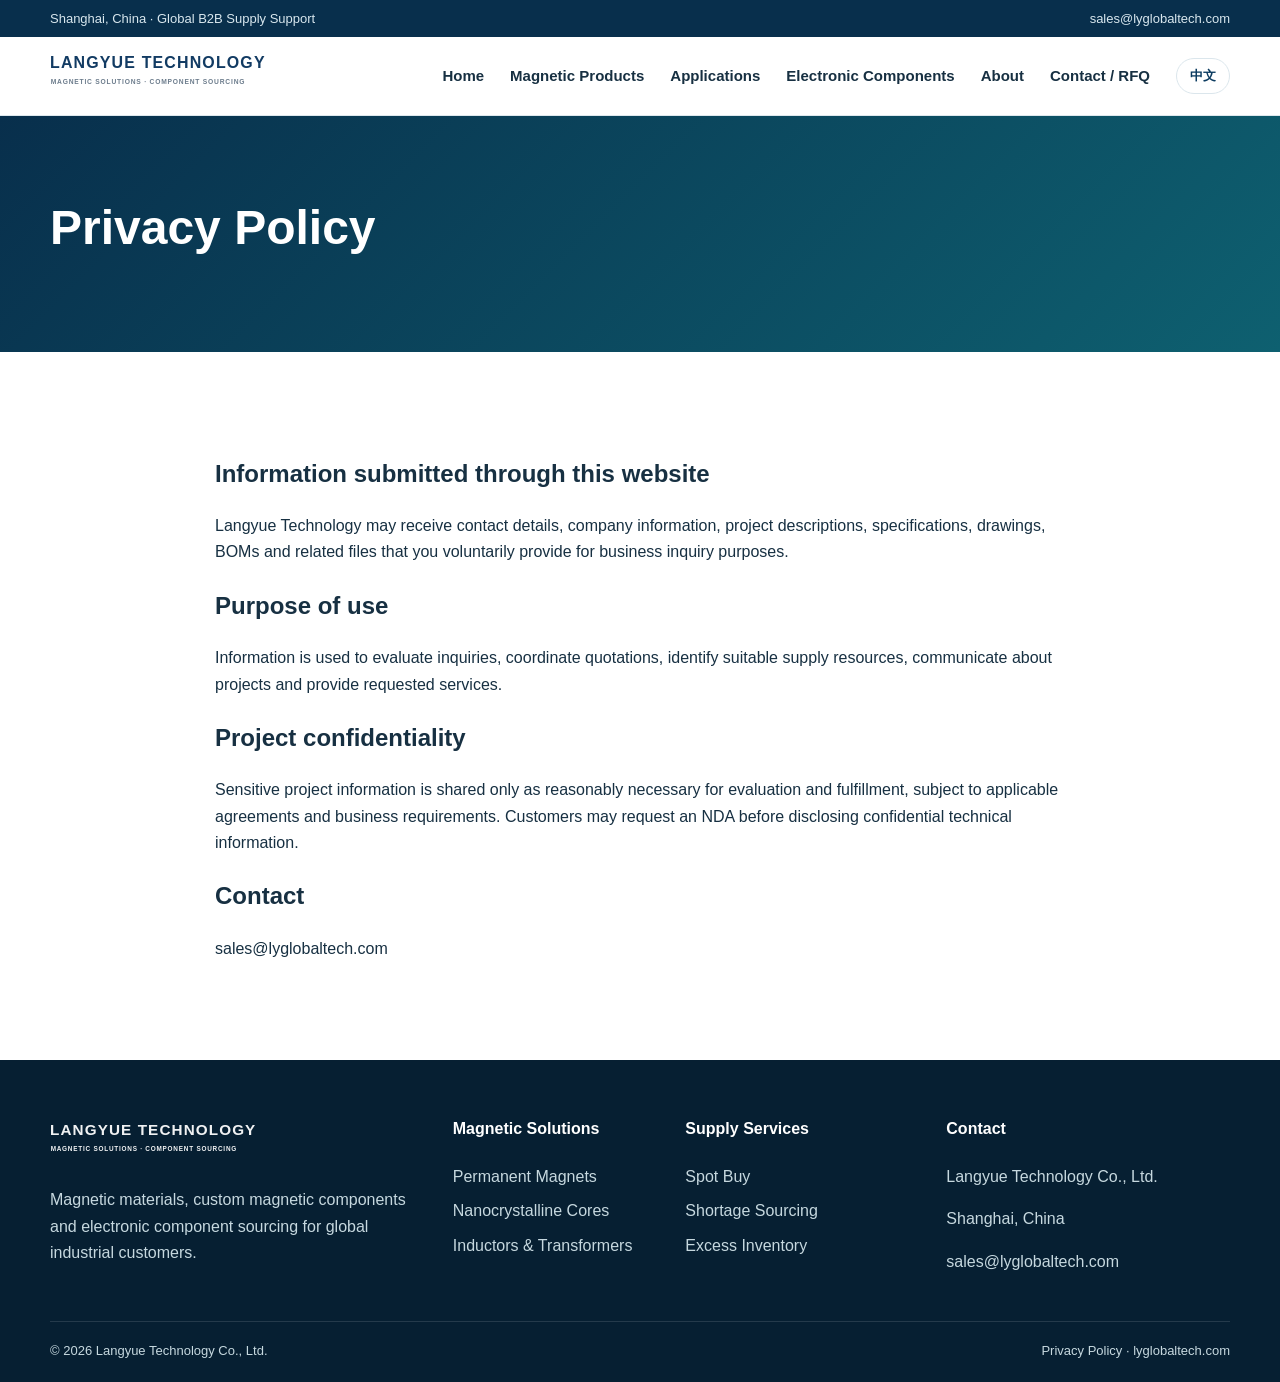
<file: privacy.html>
<!doctype html><html lang="en"><head><meta charset="utf-8"><meta name="viewport" content="width=device-width,initial-scale=1"><title>Privacy Policy | Langyue Technology</title><meta name="description" content="Langyue Technology"><link rel="icon" href="assets/logo.svg"><link rel="stylesheet" href="assets/styles.css"></head><body><div class="topbar"><div class="container"><span data-en="Shanghai, China · Global B2B Supply Support" data-zh="中国上海 · 全球B2B供应链服务">Shanghai, China · Global B2B Supply Support</span><span>sales@lyglobaltech.com</span></div></div>
<header class="header"><div class="container nav"><a href="index.html"><img class="logo" src="assets/logo.svg" alt="Langyue Technology"></a><nav class="menu"><a class="" href="index.html" data-en="Home" data-zh="首页">Home</a><a class="" href="products.html" data-en="Magnetic Products" data-zh="磁性产品">Magnetic Products</a><a class="" href="applications.html" data-en="Applications" data-zh="行业应用">Applications</a><a class="" href="components.html" data-en="Electronic Components" data-zh="电子元器件">Electronic Components</a><a class="" href="about.html" data-en="About" data-zh="关于朗玥">About</a><a class="" href="contact.html" data-en="Contact / RFQ" data-zh="联系我们">Contact / RFQ</a><button class="lang-btn" data-lang-toggle>中文</button></nav><button class="mobile-toggle" data-mobile-toggle aria-label="Menu">☰</button></div></header><main><section class="page-hero"><div class="container"><h1 data-en="Privacy Policy" data-zh="隐私政策">Privacy Policy</h1></div></section><section class="section"><div class="container" style="max-width:850px"><h2 data-en="Information submitted through this website" data-zh="通过本网站提交的信息">Information submitted through this website</h2><p data-en="Langyue Technology may receive contact details, company information, project descriptions, specifications, drawings, BOMs and related files that you voluntarily provide for business inquiry purposes." data-zh="朗玥科技可能接收您为商务询盘而主动提供的联系方式、公司信息、项目说明、规格书、图纸、BOM及相关文件。">Langyue Technology may receive contact details, company information, project descriptions, specifications, drawings, BOMs and related files that you voluntarily provide for business inquiry purposes.</p><h2 data-en="Purpose of use" data-zh="使用目的">Purpose of use</h2><p data-en="Information is used to evaluate inquiries, coordinate quotations, identify suitable supply resources, communicate about projects and provide requested services." data-zh="信息将用于评估询盘、协调报价、匹配供应资源、进行项目沟通和提供所请求的服务。">Information is used to evaluate inquiries, coordinate quotations, identify suitable supply resources, communicate about projects and provide requested services.</p><h2 data-en="Project confidentiality" data-zh="项目保密">Project confidentiality</h2><p data-en="Sensitive project information is shared only as reasonably necessary for evaluation and fulfillment, subject to applicable agreements and business requirements. Customers may request an NDA before disclosing confidential technical information." data-zh="敏感项目信息仅在评估和履约所合理需要的范围内共享，并受相关协议与业务要求约束。客户可在披露保密技术信息前要求签署NDA。">Sensitive project information is shared only as reasonably necessary for evaluation and fulfillment, subject to applicable agreements and business requirements. Customers may request an NDA before disclosing confidential technical information.</p><h2 data-en="Contact" data-zh="联系">Contact</h2><p>sales@lyglobaltech.com</p></div></section></main><footer class="footer"><div class="container"><div class="footer-grid"><div><img src="assets/logo.svg" alt="Langyue Technology" style="width:220px;filter:brightness(0) invert(1);opacity:.94"><p data-en="Magnetic materials, custom magnetic components and electronic component sourcing for global industrial customers." data-zh="为全球工业客户提供磁性材料、定制磁性元器件及电子元器件采购服务。">Magnetic materials, custom magnetic components and electronic component sourcing for global industrial customers.</p></div><div><h4 data-en="Magnetic Solutions" data-zh="磁性解决方案">Magnetic Solutions</h4><a href="products.html">Permanent Magnets</a><a href="products.html">Nanocrystalline Cores</a><a href="products.html">Inductors & Transformers</a></div><div><h4 data-en="Supply Services" data-zh="供应链服务">Supply Services</h4><a href="components.html">Spot Buy</a><a href="components.html">Shortage Sourcing</a><a href="components.html">Excess Inventory</a></div><div><h4 data-en="Contact" data-zh="联系方式">Contact</h4><p>Langyue Technology Co., Ltd.</p><p>Shanghai, China</p><a href="mailto:sales@lyglobaltech.com">sales@lyglobaltech.com</a></div></div><div class="footer-bottom"><span>© 2026 Langyue Technology Co., Ltd.</span><span><a href="privacy.html" style="display:inline" data-en="Privacy Policy" data-zh="隐私政策">Privacy Policy</a> · lyglobaltech.com</span></div></div></footer><script src="assets/site.js"></script></body></html>
</file>
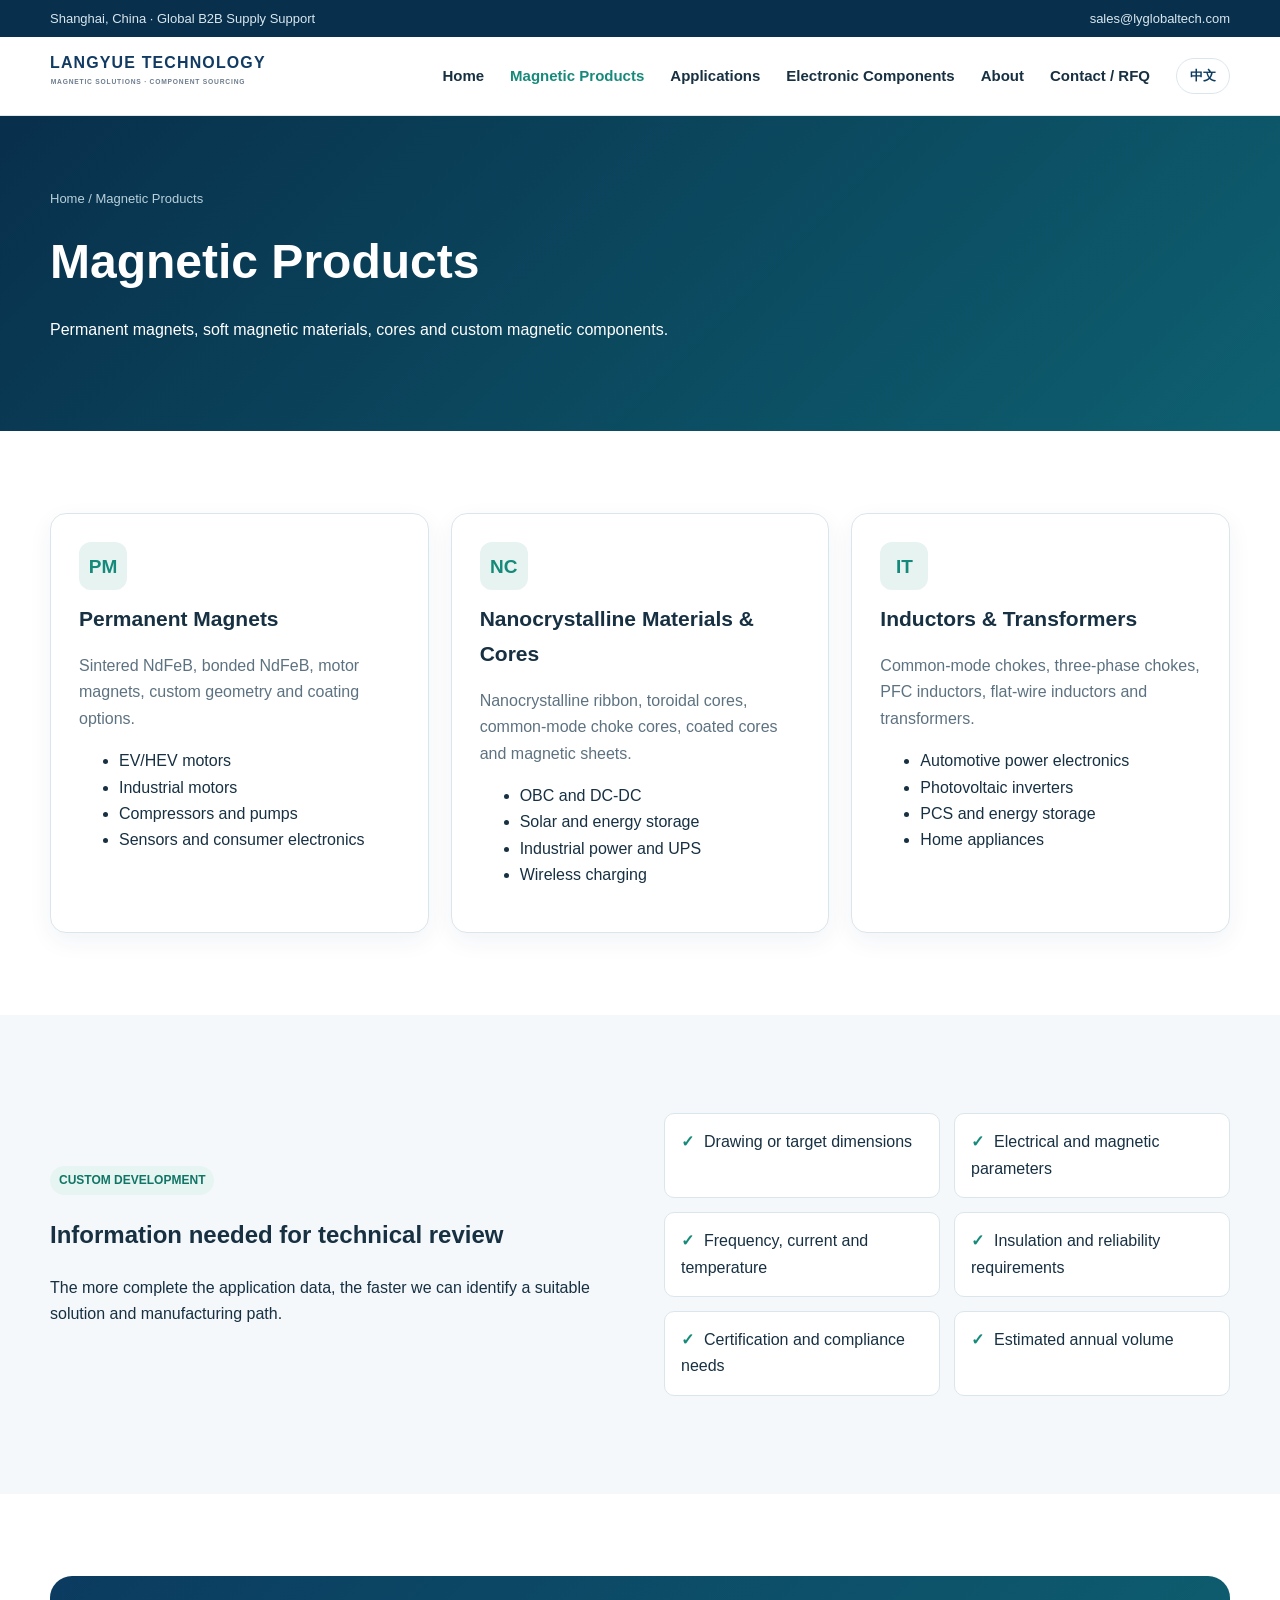
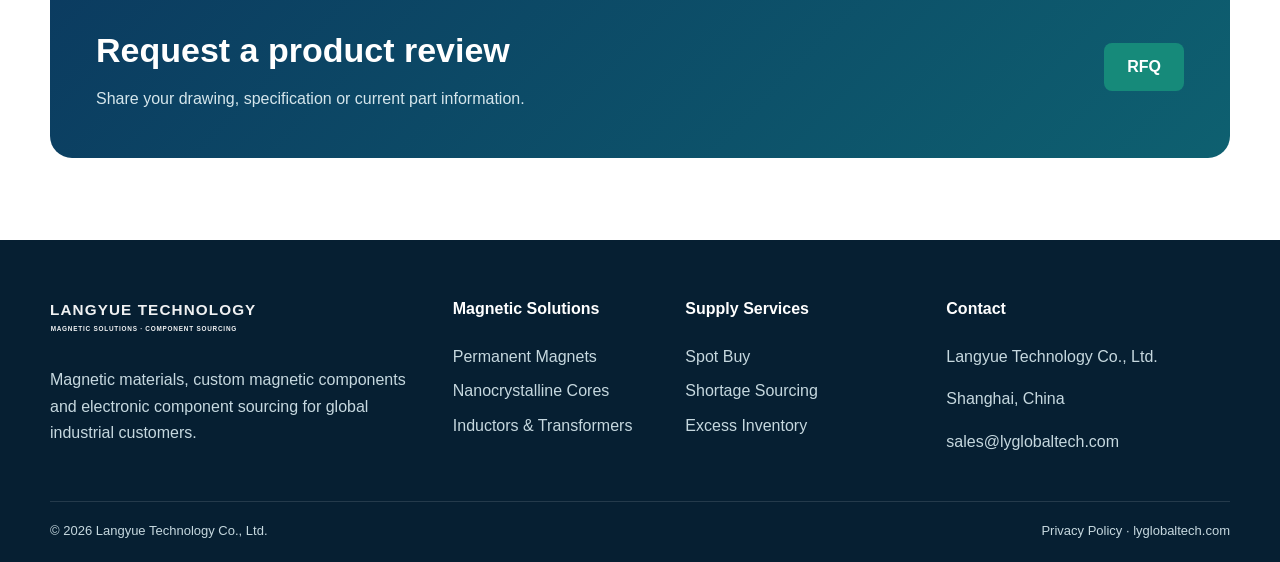
<file: products.html>
<!doctype html><html lang="en"><head><meta charset="utf-8"><meta name="viewport" content="width=device-width,initial-scale=1"><title>Magnetic Products | Langyue Technology</title><meta name="description" content="Langyue Technology"><link rel="icon" href="assets/logo.svg"><link rel="stylesheet" href="assets/styles.css"></head><body><div class="topbar"><div class="container"><span data-en="Shanghai, China · Global B2B Supply Support" data-zh="中国上海 · 全球B2B供应链服务">Shanghai, China · Global B2B Supply Support</span><span>sales@lyglobaltech.com</span></div></div>
<header class="header"><div class="container nav"><a href="index.html"><img class="logo" src="assets/logo.svg" alt="Langyue Technology"></a><nav class="menu"><a class="" href="index.html" data-en="Home" data-zh="首页">Home</a><a class="active" href="products.html" data-en="Magnetic Products" data-zh="磁性产品">Magnetic Products</a><a class="" href="applications.html" data-en="Applications" data-zh="行业应用">Applications</a><a class="" href="components.html" data-en="Electronic Components" data-zh="电子元器件">Electronic Components</a><a class="" href="about.html" data-en="About" data-zh="关于朗玥">About</a><a class="" href="contact.html" data-en="Contact / RFQ" data-zh="联系我们">Contact / RFQ</a><button class="lang-btn" data-lang-toggle>中文</button></nav><button class="mobile-toggle" data-mobile-toggle aria-label="Menu">☰</button></div></header><main><section class="page-hero"><div class="container"><div class="breadcrumbs">Home / Magnetic Products</div><h1 data-en="Magnetic Products" data-zh="磁性产品">Magnetic Products</h1><p data-en="Permanent magnets, soft magnetic materials, cores and custom magnetic components." data-zh="永磁材料、软磁材料、磁芯及定制磁性元器件。">Permanent magnets, soft magnetic materials, cores and custom magnetic components.</p></div></section><section class="section"><div class="container"><div class="grid-3"><article class="card"><div class="icon">PM</div><h3 data-en="Permanent Magnets" data-zh="永磁材料与磁体">Permanent Magnets</h3><p data-en="Sintered NdFeB, bonded NdFeB, motor magnets, custom geometry and coating options." data-zh="烧结钕铁硼、粘结钕铁硼、电机磁体、定制形状与镀层。">Sintered NdFeB, bonded NdFeB, motor magnets, custom geometry and coating options.</p><ul><li>EV/HEV motors</li><li>Industrial motors</li><li>Compressors and pumps</li><li>Sensors and consumer electronics</li></ul></article><article class="card"><div class="icon">NC</div><h3 data-en="Nanocrystalline Materials & Cores" data-zh="纳米晶材料与磁芯">Nanocrystalline Materials & Cores</h3><p data-en="Nanocrystalline ribbon, toroidal cores, common-mode choke cores, coated cores and magnetic sheets." data-zh="纳米晶带材、磁环、共模电感磁芯、喷涂磁芯和磁片。">Nanocrystalline ribbon, toroidal cores, common-mode choke cores, coated cores and magnetic sheets.</p><ul><li>OBC and DC-DC</li><li>Solar and energy storage</li><li>Industrial power and UPS</li><li>Wireless charging</li></ul></article><article class="card"><div class="icon">IT</div><h3 data-en="Inductors & Transformers" data-zh="电感与变压器">Inductors & Transformers</h3><p data-en="Common-mode chokes, three-phase chokes, PFC inductors, flat-wire inductors and transformers." data-zh="共模电感、三相共模电感、PFC电感、扁线电感及变压器。">Common-mode chokes, three-phase chokes, PFC inductors, flat-wire inductors and transformers.</p><ul><li>Automotive power electronics</li><li>Photovoltaic inverters</li><li>PCS and energy storage</li><li>Home appliances</li></ul></article></div></div></section><section class="section soft"><div class="container"><div class="split"><div><span class="badge" data-en="CUSTOM DEVELOPMENT" data-zh="定制开发">CUSTOM DEVELOPMENT</span><h2 data-en="Information needed for technical review" data-zh="技术评估所需信息">Information needed for technical review</h2><p data-en="The more complete the application data, the faster we can identify a suitable solution and manufacturing path." data-zh="应用数据越完整，我们越能快速匹配合适的方案与制造路径。">The more complete the application data, the faster we can identify a suitable solution and manufacturing path.</p></div><ul class="feature-list"><li data-en="Drawing or target dimensions" data-zh="图纸或目标尺寸">Drawing or target dimensions</li><li data-en="Electrical and magnetic parameters" data-zh="电气与磁性能参数">Electrical and magnetic parameters</li><li data-en="Frequency, current and temperature" data-zh="频率、电流与温度">Frequency, current and temperature</li><li data-en="Insulation and reliability requirements" data-zh="绝缘与可靠性要求">Insulation and reliability requirements</li><li data-en="Certification and compliance needs" data-zh="认证与合规需求">Certification and compliance needs</li><li data-en="Estimated annual volume" data-zh="预计年用量">Estimated annual volume</li></ul></div></div></section><section class="section"><div class="container"><div class="cta"><div><h2 data-en="Request a product review" data-zh="申请产品评估">Request a product review</h2><p data-en="Share your drawing, specification or current part information." data-zh="提交图纸、规格书或当前使用的产品信息。">Share your drawing, specification or current part information.</p></div><a class="btn btn-primary" href="contact.html">RFQ</a></div></div></section></main><footer class="footer"><div class="container"><div class="footer-grid"><div><img src="assets/logo.svg" alt="Langyue Technology" style="width:220px;filter:brightness(0) invert(1);opacity:.94"><p data-en="Magnetic materials, custom magnetic components and electronic component sourcing for global industrial customers." data-zh="为全球工业客户提供磁性材料、定制磁性元器件及电子元器件采购服务。">Magnetic materials, custom magnetic components and electronic component sourcing for global industrial customers.</p></div><div><h4 data-en="Magnetic Solutions" data-zh="磁性解决方案">Magnetic Solutions</h4><a href="products.html">Permanent Magnets</a><a href="products.html">Nanocrystalline Cores</a><a href="products.html">Inductors & Transformers</a></div><div><h4 data-en="Supply Services" data-zh="供应链服务">Supply Services</h4><a href="components.html">Spot Buy</a><a href="components.html">Shortage Sourcing</a><a href="components.html">Excess Inventory</a></div><div><h4 data-en="Contact" data-zh="联系方式">Contact</h4><p>Langyue Technology Co., Ltd.</p><p>Shanghai, China</p><a href="mailto:sales@lyglobaltech.com">sales@lyglobaltech.com</a></div></div><div class="footer-bottom"><span>© 2026 Langyue Technology Co., Ltd.</span><span><a href="privacy.html" style="display:inline" data-en="Privacy Policy" data-zh="隐私政策">Privacy Policy</a> · lyglobaltech.com</span></div></div></footer><script src="assets/site.js"></script></body></html>
</file>
<file: assets/styles.css>
:root{--navy:#0b3b60;--teal:#168a7a;--ink:#173042;--muted:#5d7280;--line:#dbe6ec;--soft:#f4f8fa;--white:#fff;--gold:#d6a84e;--shadow:0 18px 45px rgba(11,59,96,.12)}
*{box-sizing:border-box}html{scroll-behavior:smooth}body{margin:0;font-family:Inter,Arial,Helvetica,sans-serif;color:var(--ink);background:#fff;line-height:1.65}a{color:inherit;text-decoration:none}img{max-width:100%}.container{width:min(1180px,calc(100% - 40px));margin:auto}.topbar{background:#082f4c;color:#d8e7ee;font-size:13px}.topbar .container{display:flex;justify-content:space-between;gap:20px;padding:8px 0}.header{position:sticky;top:0;z-index:50;background:rgba(255,255,255,.96);backdrop-filter:blur(12px);border-bottom:1px solid rgba(219,230,236,.9)}.nav{display:flex;align-items:center;justify-content:space-between;min-height:78px}.logo{width:230px}.menu{display:flex;gap:26px;align-items:center;font-size:15px;font-weight:600}.menu a:hover,.menu a.active{color:var(--teal)}.lang-btn{border:1px solid var(--line);background:#fff;border-radius:999px;padding:8px 13px;cursor:pointer;font-weight:700;color:var(--navy)}.mobile-toggle{display:none;border:0;background:none;font-size:26px;color:var(--navy)}
.hero{background:radial-gradient(circle at 88% 20%,rgba(22,138,122,.24),transparent 30%),linear-gradient(135deg,#082f4c 0%,#0b3b60 58%,#0d5670 100%);color:#fff;padding:92px 0 86px;overflow:hidden}.hero-grid{display:grid;grid-template-columns:1.15fr .85fr;gap:56px;align-items:center}.eyebrow{display:inline-flex;align-items:center;gap:9px;text-transform:uppercase;letter-spacing:2px;font-size:12px;font-weight:800;color:#8fd8cc}.eyebrow:before{content:"";width:34px;height:2px;background:#8fd8cc}.hero h1{font-size:clamp(42px,5vw,68px);line-height:1.08;margin:18px 0 22px;letter-spacing:-1.6px}.hero p{font-size:19px;color:#d7e7ed;max-width:720px}.actions{display:flex;gap:14px;flex-wrap:wrap;margin-top:32px}.btn{display:inline-flex;align-items:center;justify-content:center;min-height:48px;padding:0 22px;border-radius:8px;font-weight:800;border:1px solid transparent;transition:.2s}.btn-primary{background:var(--teal);color:#fff}.btn-primary:hover{transform:translateY(-2px);background:#117566}.btn-secondary{border-color:rgba(255,255,255,.48);color:#fff}.btn-secondary:hover{background:rgba(255,255,255,.1)}.hero-card{background:rgba(255,255,255,.1);border:1px solid rgba(255,255,255,.18);border-radius:22px;padding:30px;box-shadow:var(--shadow)}.hero-card h3{margin-top:0;font-size:20px}.cap-grid{display:grid;grid-template-columns:1fr 1fr;gap:14px}.cap{padding:16px;border-radius:12px;background:rgba(255,255,255,.08);font-size:14px}.cap strong{display:block;color:#fff}.cap span{color:#c9dce5}
.section{padding:82px 0}.section.soft{background:var(--soft)}.section.dark{background:#082f4c;color:#fff}.section-head{display:flex;justify-content:space-between;align-items:end;gap:30px;margin-bottom:36px}.section-head h2{font-size:clamp(30px,4vw,45px);line-height:1.15;margin:10px 0}.section-head p{max-width:650px;color:var(--muted)}.dark .section-head p{color:#bdd1da}.grid-3{display:grid;grid-template-columns:repeat(3,1fr);gap:22px}.grid-4{display:grid;grid-template-columns:repeat(4,1fr);gap:20px}.card{background:#fff;border:1px solid var(--line);border-radius:16px;padding:28px;box-shadow:0 8px 24px rgba(11,59,96,.06);transition:.2s}.card:hover{transform:translateY(-4px);box-shadow:var(--shadow)}.card h3{margin:12px 0 8px;font-size:21px}.card p{color:var(--muted)}.icon{width:48px;height:48px;border-radius:12px;display:grid;place-items:center;background:rgba(22,138,122,.1);color:var(--teal);font-weight:900;font-size:19px}.link{display:inline-flex;margin-top:10px;color:var(--teal);font-weight:800}.stat-strip{display:grid;grid-template-columns:repeat(4,1fr);gap:18px;margin-top:38px}.stat{padding:24px;border-left:3px solid var(--teal);background:#fff;border-radius:8px}.stat strong{display:block;color:var(--navy);font-size:22px}.stat span{color:var(--muted);font-size:14px}.process{display:grid;grid-template-columns:repeat(7,1fr);gap:12px;counter-reset:step}.step{position:relative;background:#fff;border:1px solid var(--line);border-radius:14px;padding:22px 16px;min-height:150px}.step:before{counter-increment:step;content:counter(step);display:grid;place-items:center;width:30px;height:30px;border-radius:50%;background:var(--navy);color:#fff;font-weight:800;margin-bottom:14px}.step h4{margin:0 0 8px}.step p{margin:0;color:var(--muted);font-size:13px}.cta{background:linear-gradient(135deg,var(--navy),#0e6070);color:#fff;border-radius:22px;padding:46px;display:flex;justify-content:space-between;align-items:center;gap:30px}.cta h2{margin:0 0 8px;font-size:34px}.cta p{margin:0;color:#d5e6ec}.page-hero{background:linear-gradient(135deg,#082f4c,#0e6070);color:#fff;padding:72px 0}.page-hero h1{font-size:48px;margin:0 0 12px}.breadcrumbs{font-size:13px;color:#b8d1db;margin-bottom:12px}.feature-list{display:grid;grid-template-columns:1fr 1fr;gap:14px;padding:0;list-style:none}.feature-list li{background:#fff;border:1px solid var(--line);border-radius:10px;padding:15px 16px}.feature-list li:before{content:"✓";color:var(--teal);font-weight:900;margin-right:10px}.split{display:grid;grid-template-columns:1fr 1fr;gap:48px;align-items:center}.panel{background:#fff;border:1px solid var(--line);border-radius:18px;padding:30px}.rfq-form{display:grid;grid-template-columns:1fr 1fr;gap:16px}.field{display:flex;flex-direction:column;gap:7px}.field.full{grid-column:1/-1}.field label{font-size:14px;font-weight:700}.field input,.field select,.field textarea{width:100%;border:1px solid #cad9e1;border-radius:8px;padding:12px 13px;font:inherit;background:#fff}.field textarea{min-height:140px;resize:vertical}.note{font-size:13px;color:var(--muted)}.table-wrap{overflow:auto}.table{width:100%;border-collapse:collapse;background:#fff}.table th,.table td{padding:15px;border-bottom:1px solid var(--line);text-align:left}.table th{color:var(--navy);background:#eef5f7}.footer{background:#061f32;color:#c6d8df;padding:56px 0 20px}.footer-grid{display:grid;grid-template-columns:1.3fr .7fr .8fr 1fr;gap:34px}.footer h4{color:#fff;margin-top:0}.footer a{display:block;margin:8px 0;color:#c6d8df}.footer-bottom{border-top:1px solid rgba(255,255,255,.12);margin-top:38px;padding-top:18px;display:flex;justify-content:space-between;gap:20px;font-size:13px}.badge{display:inline-block;padding:5px 9px;border-radius:999px;background:#e7f5f2;color:#117566;font-size:12px;font-weight:800}.hidden-lang{display:none!important}
@media(max-width:980px){.hero-grid,.split{grid-template-columns:1fr}.grid-4{grid-template-columns:repeat(2,1fr)}.process{grid-template-columns:repeat(2,1fr)}.menu{display:none;position:absolute;left:0;right:0;top:78px;background:#fff;border-bottom:1px solid var(--line);padding:20px;flex-direction:column;align-items:flex-start}.menu.open{display:flex}.mobile-toggle{display:block}.footer-grid{grid-template-columns:1fr 1fr}.hero{padding-top:70px}}
@media(max-width:700px){.topbar .container{flex-direction:column;gap:2px}.grid-3,.grid-4,.stat-strip{grid-template-columns:1fr}.hero h1{font-size:40px}.hero-card{padding:22px}.cap-grid{grid-template-columns:1fr}.section{padding:60px 0}.section-head{display:block}.process{grid-template-columns:1fr}.cta{padding:30px;display:block}.cta .actions{margin-bottom:0}.rfq-form{grid-template-columns:1fr}.field.full{grid-column:auto}.footer-grid{grid-template-columns:1fr}.footer-bottom{display:block}.page-hero h1{font-size:38px}.feature-list{grid-template-columns:1fr}.logo{width:195px}}
</file>
